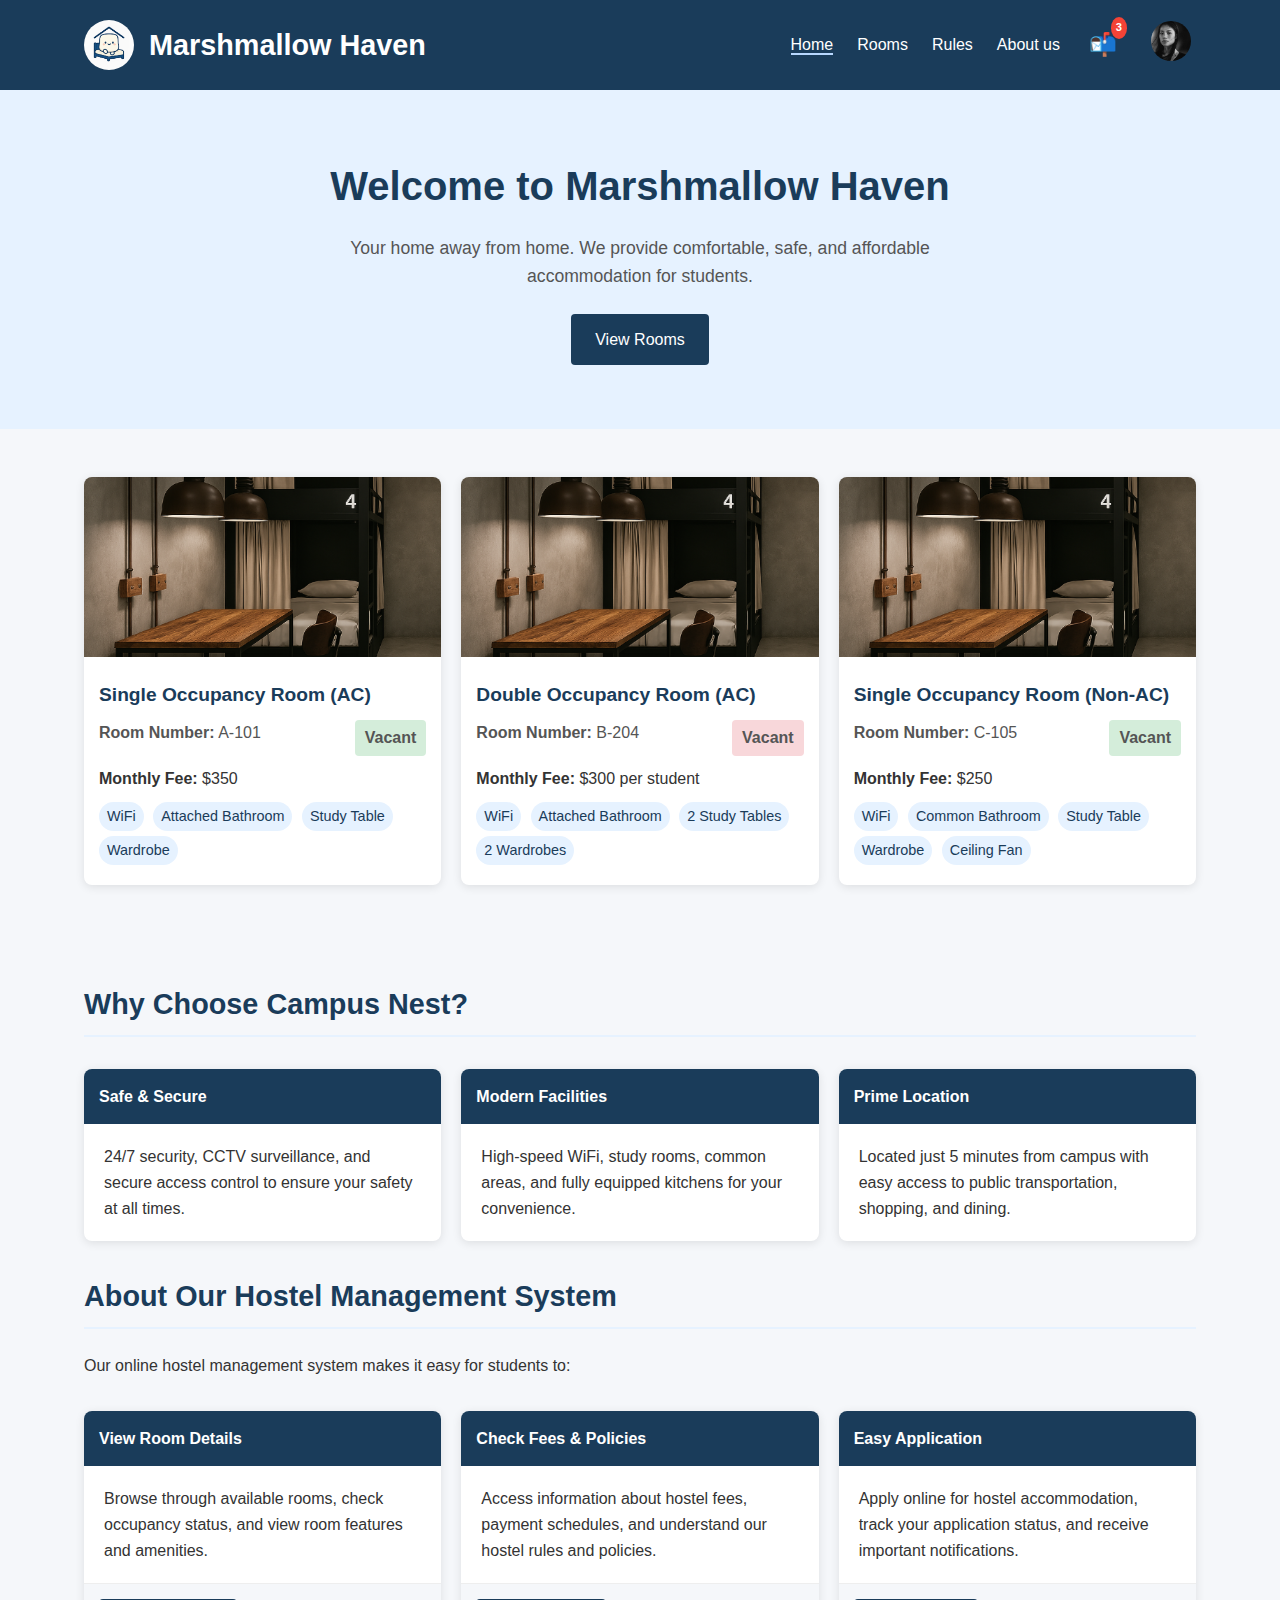
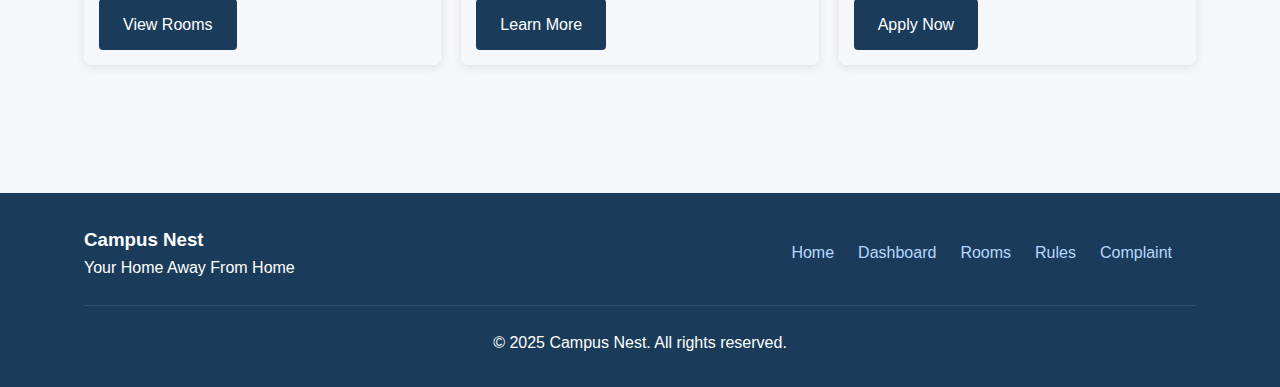
<file: index.html>
<!DOCTYPE html>
<html lang="en">
<head>
  <meta charset="UTF-8">
  <meta name="viewport" content="width=device-width, initial-scale=1.0">
  <title>Marshmallow Haven</title>
  <link rel="stylesheet" href="styles.css">
  <link rel="icon" type="image/png" href="img/b_logo.png" />
</head>
<body>
  <!-- Header -->
  <header>
    <div class="container header-content">

      <div class="logo-container">
        <a href="index.html" class="logo"> <img src="img/logo.png" alt=""></a>
        <a href="index.html" class="logo-text">Marshmallow Haven</a>
      </div>
    
      <nav>
        <ul>
          <li><a href="index.html" class="active">Home</a></li>
          <li><a href="rooms.html">Rooms</a></li>
          <li><a href="hostel-rules.html">Rules</a></li>
          <li><a href="#">About us</a></li>
          <li class="notification-icon">
            <div class="notification-container">
              <span class="notification-count">3</span>
              <span class="icon">📬</span>
              <div class="notification-dropdown">
                <div class="notification-item">
                  <h4>Room Inspection</h4>
                  <p>Room inspection scheduled for tomorrow at 10 AM.</p>
                  <small>1 hour ago</small>
                </div>
                <div class="notification-item">
                  <h4>Fees Reminder</h4>
                  <p>Your next payment is due in 5 days.</p>
                  <small>Yesterday</small>
                </div>
                <div class="notification-item">
                  <h4>New Amenity</h4>
                  <p>New gym equipment has been installed.</p>
                  <small>2 days ago</small>
                </div>
              </div>
            </div>
          </li>
          <li class="profile-icon">
            <div class="profile-container">
              <img src="img/profile.jpg" alt="Profile" class="mini-profile-pic">
              <div class="profile-dropdown">
                <div class="profile-header">
                  <img src="img/profile.jpg" alt="Profile" class="mini-profile-pic">
                  <div>
                    <h4>Hema Gurung</h4>
                  
                  </div>
                </div>
                <ul class="profile-menu">
                  <li><a href="student-dashboard.html">My Profile</a></li>
                  <li><a href="complaint.html">Complaint</a></li>
                  <li><a href="index.html">Logout</a></li>
                </ul>
              </div>
            </div>
          </li>
        </ul>
      </nav>
    </div>
  </header>

  <!-- Hero Section -->
  <section class="hero">
    <div class="container">
      <h1>Welcome to Marshmallow Haven</h1>
      <p>Your home away from home. We provide comfortable, safe, and affordable accommodation for students.</p>
      <a href="rooms.html" class="btn">View Rooms </a>
    </div>
  </section>

  <section class="main-content">
    <div class="container">
  
      
      <div class="room-list">
        <div class="room-card">
          <img src="img/Screenshot 2025-04-03 185359.png"alt="Single Room" class="room-image">
          <div class="room-details">
            <h3 class="room-type">Single Occupancy Room (AC)</h3>
            <div class="room-specs">
              <span><strong>Room Number:</strong> A-101</span>
              <span class="vacancy vacant">Vacant</span>
            </div>
            <p><strong>Monthly Fee:</strong> $350</p>
            <div class="room-facilities">
              <span class="facility">WiFi</span>
              <span class="facility">Attached Bathroom</span>
              <span class="facility">Study Table</span>
              <span class="facility">Wardrobe</span>
            </div>
          </div>
        </div>
        
        <div class="room-card">
          <img src="img/Screenshot 2025-04-03 185359.png" alt="Double Room" class="room-image">
          <div class="room-details">
            <h3 class="room-type">Double Occupancy Room (AC)</h3>
            <div class="room-specs">
              <span><strong>Room Number:</strong> B-204</span>
              <span class="vacancy full">Vacant</span>
            </div>
            <p><strong>Monthly Fee:</strong> $300 per student</p>
            <div class="room-facilities">
              <span class="facility">WiFi</span>
              <span class="facility">Attached Bathroom</span>
              <span class="facility">2 Study Tables</span>
              <span class="facility">2 Wardrobes</span>
            </div>
          </div>
        </div>
        
        <div class="room-card">
          <img src="img/Screenshot 2025-04-03 185359.png" alt="Single Non-AC Room" class="room-image">
          <div class="room-details">
            <h3 class="room-type">Single Occupancy Room (Non-AC)</h3>
            <div class="room-specs">
              <span><strong>Room Number:</strong> C-105</span>
              <span class="vacancy vacant">Vacant</span>
            </div>
            <p><strong>Monthly Fee:</strong> $250</p>
            <div class="room-facilities">
              <span class="facility">WiFi</span>
              <span class="facility">Common Bathroom</span>
              <span class="facility">Study Table</span>
              <span class="facility">Wardrobe</span>
              <span class="facility">Ceiling Fan</span>
            </div>
          </div>
        </div>
        
        
          </div>
          
        </div>
      </div>
    </div>
  </section>
  

  <!-- Main Content -->
  <section class="main-content">


    <div class="container">

      
      <h2 class="section-title">Why Choose Campus Nest?</h2>
      
      <div class="card-container">
        <div class="card">
          <div class="card-header">Safe & Secure</div>
          <div class="card-body">
            <p>24/7 security, CCTV surveillance, and secure access control to ensure your safety at all times.</p>
          </div>
        </div>
        
        <div class="card">
          <div class="card-header">Modern Facilities</div>
          <div class="card-body">
            <p>High-speed WiFi, study rooms, common areas, and fully equipped kitchens for your convenience.</p>
          </div>
        </div>
        
        <div class="card">
          <div class="card-header">Prime Location</div>
          <div class="card-body">
            <p>Located just 5 minutes from campus with easy access to public transportation, shopping, and dining.</p>
          </div>
        </div>
      </div>
      
      <h2 class="section-title">About Our Hostel Management System</h2>
      <p>Our online hostel management system makes it easy for students to:</p>
      
      <div class="card-container">
        <div class="card">
          <div class="card-header">View Room Details</div>
          <div class="card-body">
            <p>Browse through available rooms, check occupancy status, and view room features and amenities.</p>
          </div>
          <div class="card-footer">
            <a href="rooms.html" class="btn">View Rooms</a>
          </div>
        </div>
        
        <div class="card">
          <div class="card-header">Check Fees & Policies</div>
          <div class="card-body">
            <p>Access information about hostel fees, payment schedules, and understand our hostel rules and policies.</p>
          </div>
          <div class="card-footer">
            <a href="hostel-rules.html" class="btn">Learn More</a>
          </div>
        </div>
        
        <div class="card">
          <div class="card-header">Easy Application</div>
          <div class="card-body">
            <p>Apply online for hostel accommodation, track your application status, and receive important notifications.</p>
          </div>
          <div class="card-footer">
            <a href="application.html" class="btn">Apply Now</a>
          </div>
        </div>
      </div>
    </div>
  </section>
  
  <!-- Footer -->
  <footer>
    <div class="container">
      <div class="footer-content">
        <div class="footer-logo">
          <h3>Campus Nest</h3>
          <p>Your Home Away From Home</p>
        </div>
        <div class="footer-links">
          <ul>
            <li><a href="index.html">Home</a></li>
            <li><a href="student-dashboard.html">Dashboard</a></li>
            <li><a href="rooms.html">Rooms</a></li>
            <li><a href="hostel-rules.html">Rules</a></li>
            <li><a href="complaint.html">Complaint</a></li>
          </ul>
        </div>
      </div>
      <div class="copyright">
        <p>&copy; 2025 Campus Nest. All rights reserved.</p>
      </div>
    </div>
  </footer>
</body>
</html>
</file>
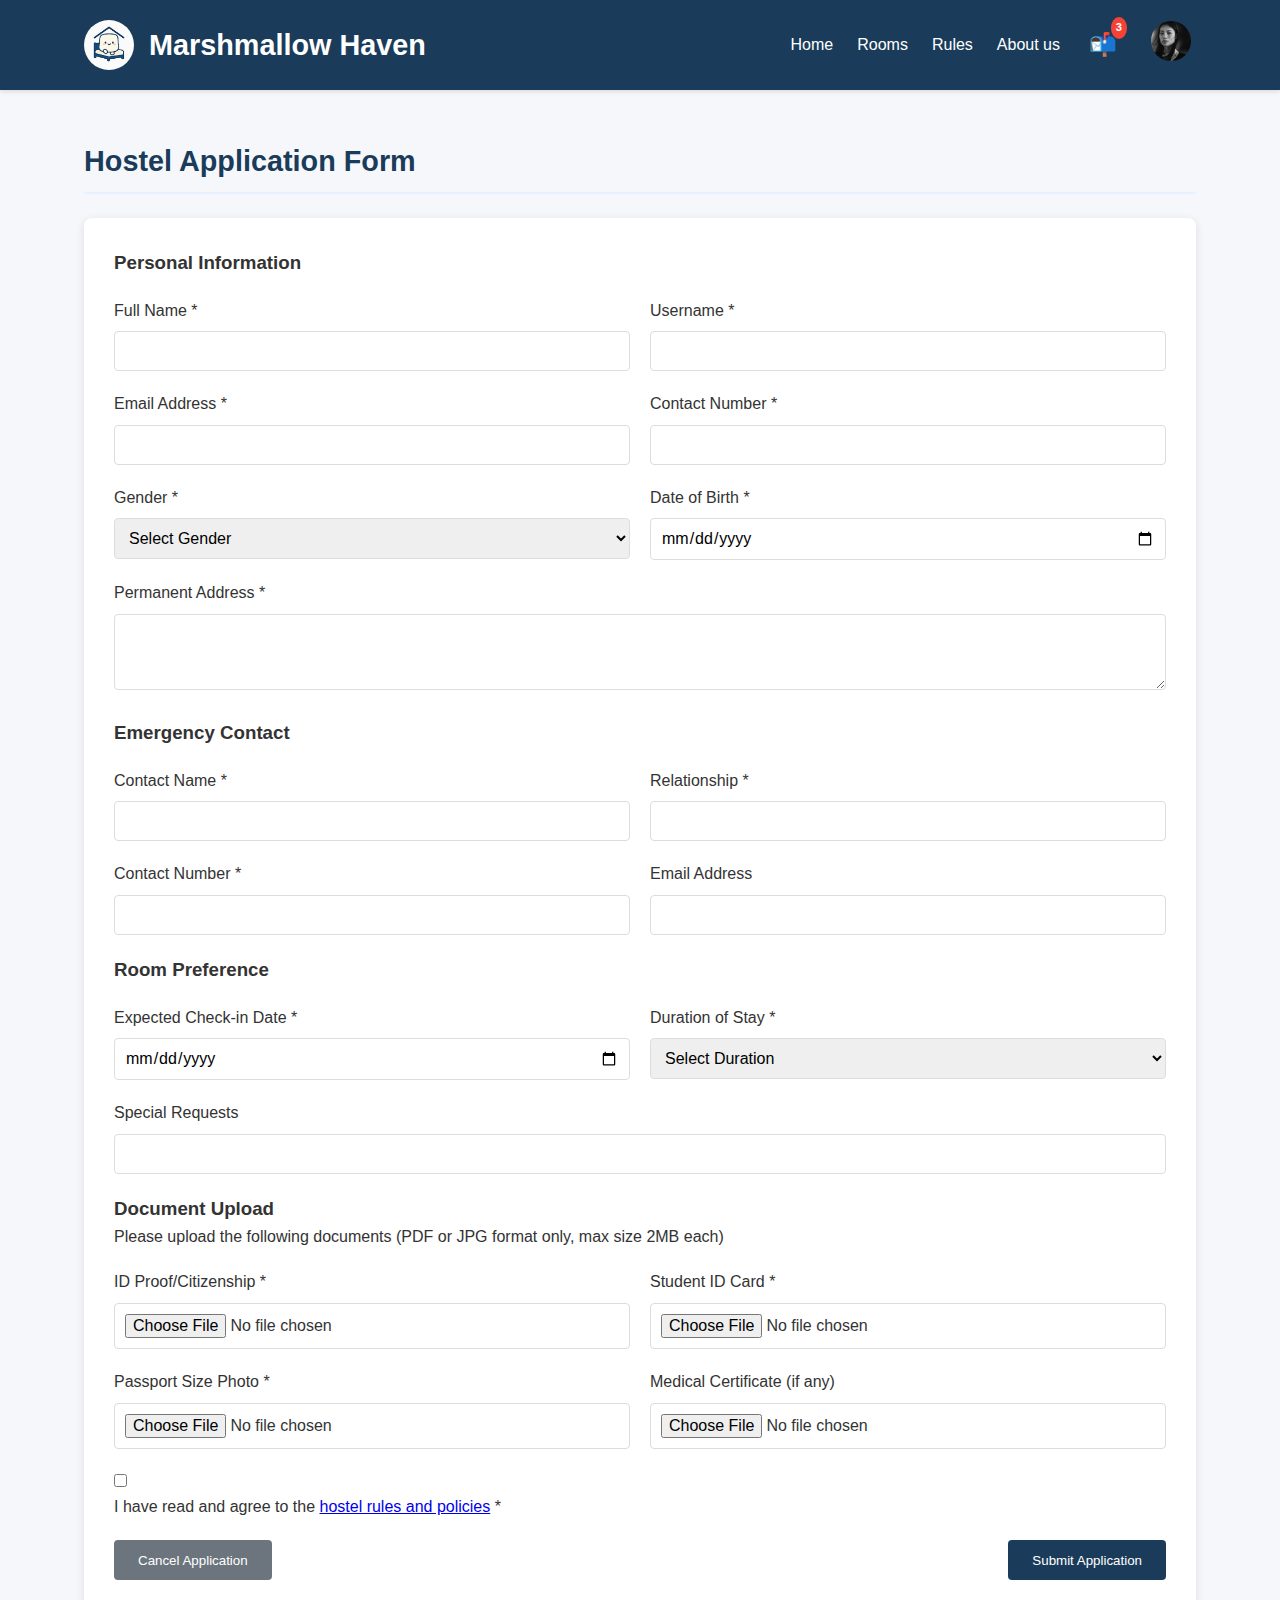
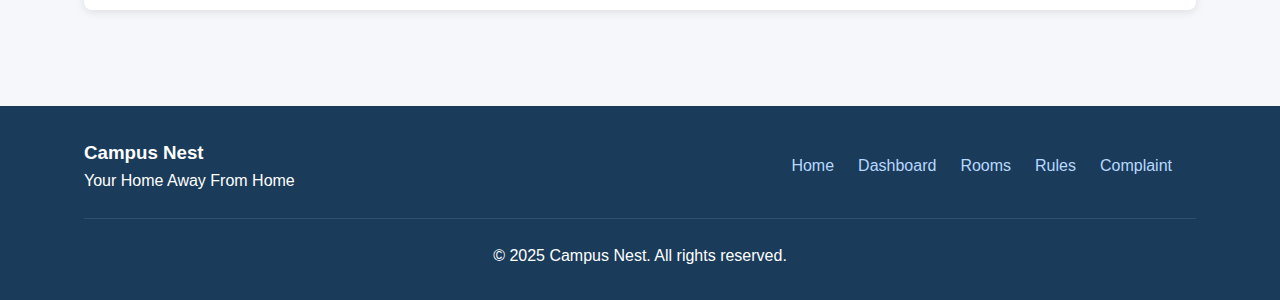
<file: application.html>
<!DOCTYPE html>
<html lang="en">
<head>
  <meta charset="UTF-8">
  <meta name="viewport" content="width=device-width, initial-scale=1.0">
  <title>Hostel Application - Marshmallow Haven</title>
  <link rel="stylesheet" href="styles.css">
</head>
<body>
  <!-- Header -->
  <header>
    <div class="container header-content">
      <div class="logo-container">
        <a href="index.html" class="logo"> <img src="img/logo.png" alt=""></a>
        <a href="index.html" class="logo-text">Marshmallow Haven</a>
      </div>
    
      <nav>
        <ul>
          <li><a href="index.html">Home</a></li>
          <li><a href="rooms.html" >Rooms</a></li>
          <li><a href="hostel-rules.html">Rules</a></li>
          <li><a href="#">About us</a></li>
          <li class="notification-icon">
            <div class="notification-container">
              <span class="notification-count">3</span>
              <span class="icon">📬</span>
              <div class="notification-dropdown">
                <div class="notification-item">
                  <h4>Room Inspection</h4>
                  <p>Room inspection scheduled for tomorrow at 10 AM.</p>
                  <small>1 hour ago</small>
                </div>
                <div class="notification-item">
                  <h4>Fees Reminder</h4>
                  <p>Your next payment is due in 5 days.</p>
                  <small>Yesterday</small>
                </div>
                <div class="notification-item">
                  <h4>New Amenity</h4>
                  <p>New gym equipment has been installed.</p>
                  <small>2 days ago</small>
                </div>
              </div>
            </div>
          </li>
          <li class="profile-icon">
            <div class="profile-container">
              <img src="img/profile.jpg" alt="Profile" class="mini-profile-pic">
              <div class="profile-dropdown">
                <div class="profile-header">
                  <img src="img/profile.jpg" alt="Profile" class="mini-profile-pic">
                  <div>
                    <h4>Hema Gurung</h4>
                  </div>
                </div>
                <ul class="profile-menu">
                  <li><a href="student-dashboard.html">My Profile</a></li>
                  <li><a href="complaint.html">Complaint</a></li>
                  <li><a href="index.html">Logout</a></li>
                </ul>
              </div>
            </div>
          </li>
      
        </ul>
        </nav>
        </div>
   </header>

  <!-- Main Content -->
  <section class="main-content">
    <div class="container">
      <h1 class="section-title">Hostel Application Form</h1>
      
      <div class="form-container">
        <form id="hostel-application">
          <div class="form-group">
            <h3>Personal Information</h3>
          </div>
          
          <div class="form-row">
            <div class="form-group">
              <label for="fullname">Full Name *</label>
              <input type="text" id="fullname" class="form-control" required>
            </div>
            
            <div class="form-group">
              <label for="studentid">Username *</label>
              <input type="text" id="studentid" class="form-control" required>
            </div>
          </div>
          
          <div class="form-row">
            <div class="form-group">
              <label for="email">Email Address *</label>
              <input type="email" id="email" class="form-control" required>
            </div>
            
            <div class="form-group">
              <label for="phone">Contact Number *</label>
              <input type="tel" id="phone" class="form-control" required>
            </div>
          </div>
          
          <div class="form-row">
            <div class="form-group">
              <label for="gender">Gender *</label>
              <select id="gender" class="form-control" required>
                <option value="">Select Gender</option>
                <option value="male">Male</option>
                <option value="female">Female</option>
                <option value="other">Other</option>
              </select>
            </div>
            
            <div class="form-group">
              <label for="dob">Date of Birth *</label>
              <input type="date" id="dob" class="form-control" required>
            </div>
          </div>
          
          <div class="form-group">
            <label for="address">Permanent Address *</label>
            <textarea id="address" class="form-control" rows="3" required></textarea>
          </div>
          
          <div class="form-group">
            <h3>Emergency Contact</h3>
          </div>
          
          <div class="form-row">
            <div class="form-group">
              <label for="emergency-name">Contact Name *</label>
              <input type="text" id="emergency-name" class="form-control" required>
            </div>
            
            <div class="form-group">
              <label for="relationship">Relationship *</label>
              <input type="text" id="relationship" class="form-control" required>
            </div>
          </div>
          
          <div class="form-row">
            <div class="form-group">
              <label for="emergency-phone">Contact Number *</label>
              <input type="tel" id="emergency-phone" class="form-control" required>
            </div>
            
            <div class="form-group">
              <label for="emergency-email">Email Address</label>
              <input type="email" id="emergency-email" class="form-control">
            </div>
          </div>
          
          <div class="form-group">
            <h3>Room Preference</h3>
          </div>
          
          <div class="form-row">
            
            <div class="form-group">
              <label for="check-in">Expected Check-in Date *</label>
              <input type="date" id="check-in" class="form-control" required>
            </div>

            <div class="form-group">
              <label for="duration">Duration of Stay *</label>
              <select id="duration" class="form-control" required>
                <option value="">Select Duration</option>
                <option value="1-month">1 Month</option>
                <option value="3-months">3 Months</option>
                <option value="6-months">6 Months</option>
                <option value="1-year">1 Year</option>
              </select>
            </div>
          </div>
          
          <div class="form-row">
            
            
            <div class="form-group">
              <label for="special-requests">Special Requests</label>
              <input type="text" id="special-requests" class="form-control">
            </div>
          </div>
          
          <div class="form-group">
            <h3>Document Upload</h3>
            <p>Please upload the following documents (PDF or JPG format only, max size 2MB each)</p>
          </div>
          
          <div class="form-row">
            <div class="form-group">
              <label for="id-proof">ID Proof/Citizenship *</label>
              <input type="file" id="id-proof" class="form-control" accept=".pdf,.jpg,.jpeg,.png" required>
            </div>
            
            <div class="form-group">
              <label for="student-id-card">Student ID Card *</label>
              <input type="file" id="student-id-card" class="form-control" accept=".pdf,.jpg,.jpeg,.png" required>
            </div>
          </div>
          
          <div class="form-row">
            <div class="form-group">
              <label for="photo">Passport Size Photo *</label>
              <input type="file" id="photo" class="form-control" accept=".jpg,.jpeg,.png" required>
            </div>
            
            <div class="form-group">
              <label for="medical-certificate">Medical Certificate (if any)</label>
              <input type="file" id="medical-certificate" class="form-control" accept=".pdf,.jpg,.jpeg,.png">
            </div>
          </div>
          
          <div class="form-group">
            <input type="checkbox" id="terms" required>
            <label for="terms">I have read and agree to the <a href="hostel-rules.html">hostel rules and policies</a> *</label>
          </div>
          
          <div class="form-actions">
            <button type="button" class="btn" style="background-color: #6c757d;">Cancel Application</button>
            <button type="submit" class="btn">Submit Application</button>
          </div>
        </form>
      </div>
    </div>
  </section>
  
  <!-- Footer -->
  <footer>
    <div class="container">
      <div class="footer-content">
        <div class="footer-logo">
          <h3>Campus Nest</h3>
          <p>Your Home Away From Home</p>
        </div>
        <div class="footer-links">
          <ul>
            <li><a href="index.html">Home</a></li>
            <li><a href="student-dashboard.html">Dashboard</a></li>
            <li><a href="rooms.html">Rooms</a></li>
            <li><a href="hostel-rules.html">Rules</a></li>
            <li><a href="complaint.html">Complaint</a></li>
          </ul>
        </div>
      </div>
      <div class="copyright">
        <p>&copy; 2025 Campus Nest. All rights reserved.</p>
      </div>
    </div>
  </footer>
</body>
</html>
</file>
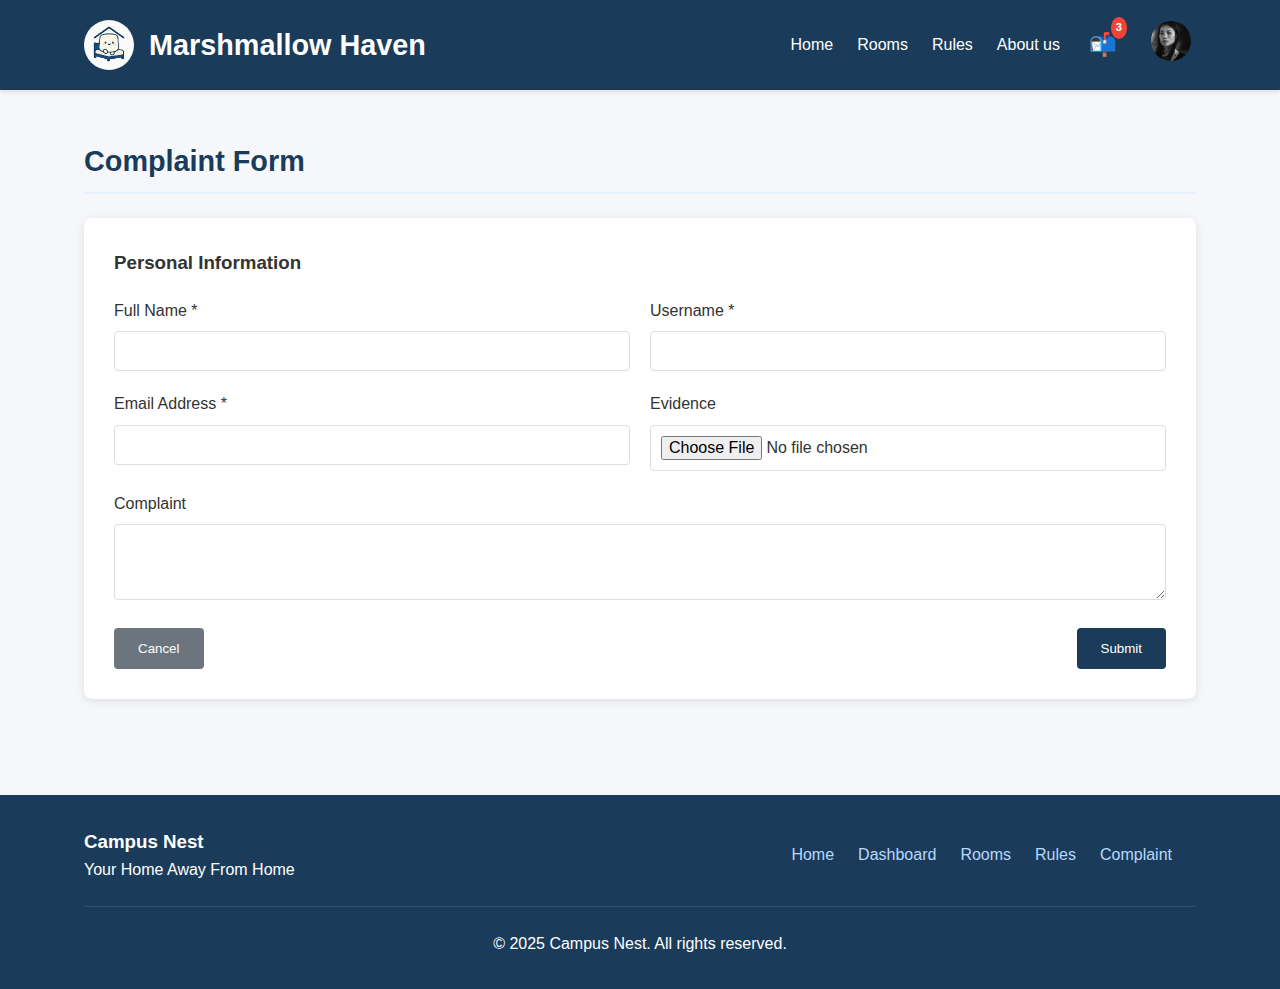
<file: complaint.html>
<!DOCTYPE html>
<html lang="en">
<head>
  <meta charset="UTF-8">
  <meta name="viewport" content="width=device-width, initial-scale=1.0">
  <title>Hostel Application - Marshmallow Haven</title>
  <link rel="stylesheet" href="styles.css">
</head>
<body>
  <!-- Header -->
  <header>
    <div class="container header-content">
      <div class="logo-container">
        <a href="index.html" class="logo"> <img src="img/logo.png" alt=""></a>
        <a href="index.html" class="logo-text">Marshmallow Haven</a>
      </div>
    
      <nav>
        <ul>
          <li><a href="index.html">Home</a></li>
          <li><a href="rooms.html">Rooms</a></li>
          <li><a href="hostel-rules.html">Rules</a></li>
          <li><a href="#">About us</a></li>
          <li class="notification-icon">
            <div class="notification-container">
              <span class="notification-count">3</span>
              <span class="icon">📬</span>
              <div class="notification-dropdown">
                <div class="notification-item">
                  <h4>Room Inspection</h4>
                  <p>Room inspection scheduled for tomorrow at 10 AM.</p>
                  <small>1 hour ago</small>
                </div>
                <div class="notification-item">
                  <h4>Fees Reminder</h4>
                  <p>Your next payment is due in 5 days.</p>
                  <small>Yesterday</small>
                </div>
                <div class="notification-item">
                  <h4>New Amenity</h4>
                  <p>New gym equipment has been installed.</p>
                  <small>2 days ago</small>
                </div>
              </div>
            </div>
          </li>
          <li class="profile-icon">
            <div class="profile-container">
              <img src="img/profile.jpg" alt="Profile" class="mini-profile-pic">
              <div class="profile-dropdown">
                <div class="profile-header">
                  <img src="img/profile.jpg" alt="Profile" class="mini-profile-pic">
                  <div>
                    <h4>Hema Gurung</h4>
                  </div>
                </div>
                <ul class="profile-menu">
                  <li><a href="student-dashboard.html">My Profile</a></li>
                  <li><a href="complaint.html">Complaint</a></li>
                  <li><a href="index.html">Logout</a></li>
                </ul>
              </div>
            </div>
          </li>
      
        </ul>
        </nav>
        </div>
   </header>

  <!-- Main Content -->
  <section class="main-content">
    <div class="container">
      <h1 class="section-title">Complaint Form</h1>
      
      <div class="form-container">
        <form id="hostel-application">
          <div class="form-group">
            <h3>Personal Information</h3>
          </div>
          
          <div class="form-row">
            <div class="form-group">
              <label for="fullname">Full Name *</label>
              <input type="text" id="fullname" class="form-control" required>
            </div>
            
            <div class="form-group">
              <label for="studentid">Username *</label>
              <input type="text" id="studentid" class="form-control" required>
            </div>
          </div>
          
          <div class="form-row">
            <div class="form-group">
              <label for="email">Email Address *</label>
              <input type="email" id="email" class="form-control" required>
            </div>
            
            <div class="form-group">
                <label for="id-proof">Evidence</label>
                <input type="file" id="id-proof" class="form-control" accept=".pdf,.jpg,.jpeg,.png" required>
            </div>
          </div>
          
      
          
          <div class="form-group">
            <label for="address">Complaint</label>
            <textarea id="address" class="form-control" rows="3" required></textarea>
          </div>
          

          
          <div class="form-actions">
            <button type="button" class="btn" style="background-color: #6c757d;">Cancel</button>
            <button type="submit" class="btn">Submit</button>
          </div>
        </form>
      </div>
    </div>
  </section>
  
  <!-- Footer -->
  <footer>
    <div class="container">
      <div class="footer-content">
        <div class="footer-logo">
          <h3>Campus Nest</h3>
          <p>Your Home Away From Home</p>
        </div>
        <div class="footer-links">
          <ul>
            <li><a href="index.html">Home</a></li>
            <li><a href="student-dashboard.html">Dashboard</a></li>
            <li><a href="rooms.html">Rooms</a></li>
            <li><a href="hostel-rules.html">Rules</a></li>
            <li><a href="complaint.html">Complaint</a></li>
          </ul>
        </div>
      </div>
      <div class="copyright">
        <p>&copy; 2025 Campus Nest. All rights reserved.</p>
      </div>
    </div>
  </footer>
</body>
</html>
</file>
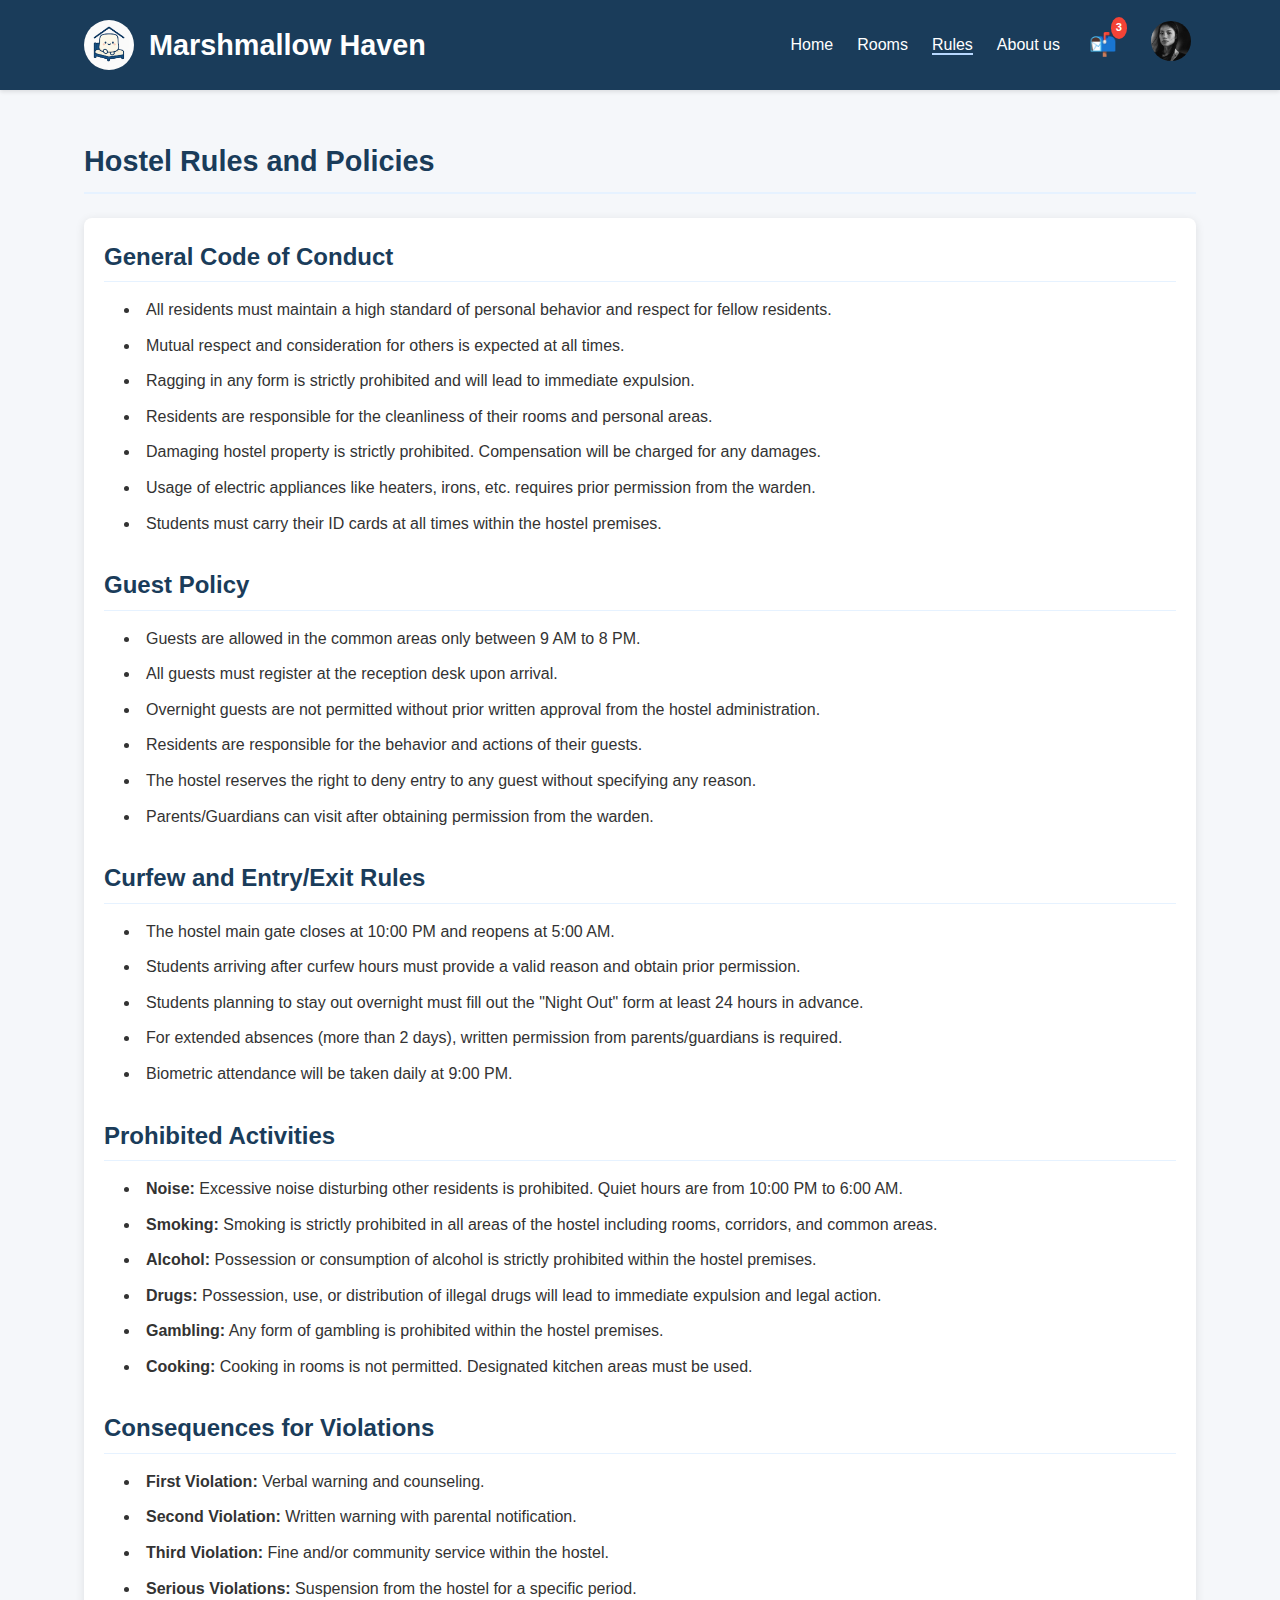
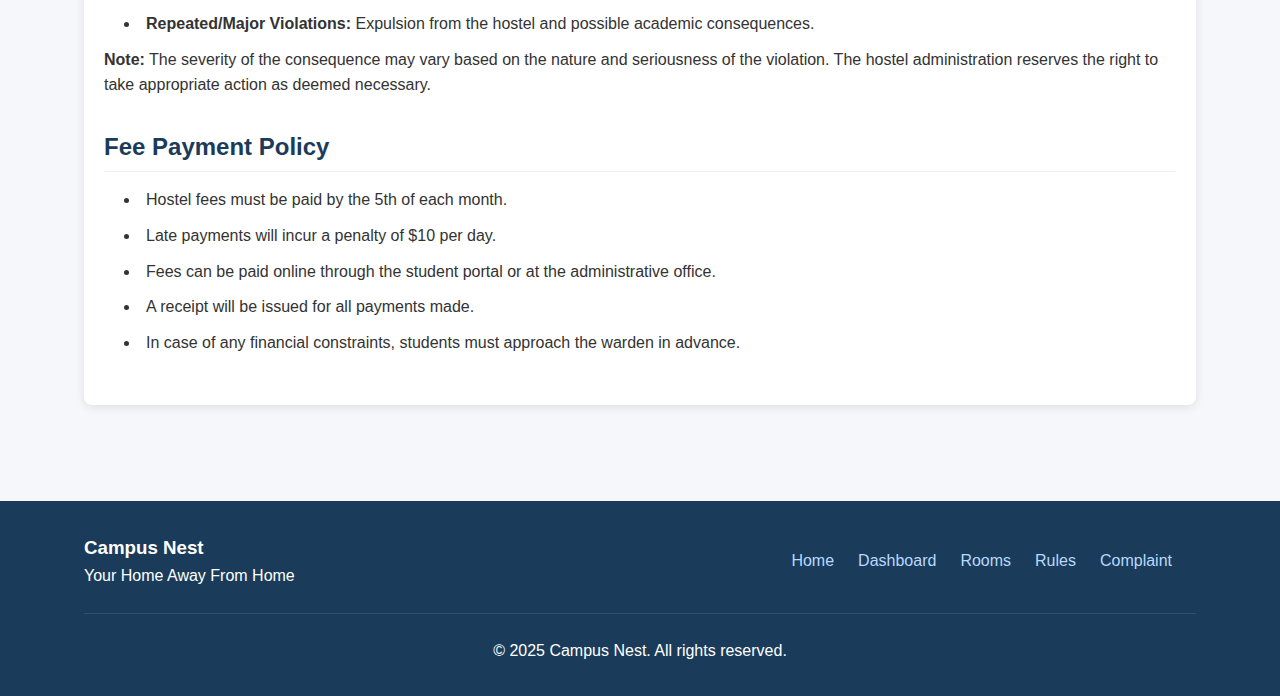
<file: hostel-rules.html>
<!DOCTYPE html>
<html lang="en">
<head>
  <meta charset="UTF-8">
  <meta name="viewport" content="width=device-width, initial-scale=1.0">
  <title>Hostel Rules - Marshmallow Haven</title>
  <link rel="stylesheet" href="styles.css">
</head>
<body>
  <!-- Header -->
  <header>
    <div class="container header-content">
      <div class="logo-container">
        <a href="index.html" class="logo"> <img src="img/logo.png" alt=""></a>
        <a href="index.html" class="logo-text">Marshmallow Haven</a>
      </div>
    
      <nav>
        <ul>
          <li><a href="index.html">Home</a></li>
          <li><a href="rooms.html">Rooms</a></li>
          <li><a href="hostel-rules.html" class="active">Rules</a></li>
          <li><a href="#">About us</a></li>
          <li class="notification-icon">
            <div class="notification-container">
              <span class="notification-count">3</span>
              <span class="icon">📬</span>
              <div class="notification-dropdown">
                <div class="notification-item">
                  <h4>Room Inspection</h4>
                  <p>Room inspection scheduled for tomorrow at 10 AM.</p>
                  <small>1 hour ago</small>
                </div>
                <div class="notification-item">
                  <h4>Fees Reminder</h4>
                  <p>Your next payment is due in 5 days.</p>
                  <small>Yesterday</small>
                </div>
                <div class="notification-item">
                  <h4>New Amenity</h4>
                  <p>New gym equipment has been installed.</p>
                  <small>2 days ago</small>
                </div>
              </div>
            </div>
          </li>
          <li class="profile-icon">
            <div class="profile-container">
              <img src="img/profile.jpg" alt="Profile" class="mini-profile-pic">
              <div class="profile-dropdown">
                <div class="profile-header">
                  <img src="img/profile.jpg" alt="Profile" class="mini-profile-pic">
                  <div>
                    <h4>Hema Gurung</h4>
                  </div>
                </div>
                <ul class="profile-menu">
                  <li><a href="student-dashboard.html">My Profile</a></li>
                  <li><a href="complaint.html">Complaint</a></li>
                  <li><a href="index.html">Logout</a></li>
                </ul>
              </div>
            </div>
          </li>    
        </ul>
      </nav>
    </div>
  </header>

  <!-- Main Content -->
  <section class="main-content">
    <div class="container">
      <h1 class="section-title">Hostel Rules and Policies</h1>
      
      <div class="rules-container">
        <div class="rule-section">
          <h2 class="rule-heading">General Code of Conduct</h2>
          <ul class="rule-list">
            <li>All residents must maintain a high standard of personal behavior and respect for fellow residents.</li>
            <li>Mutual respect and consideration for others is expected at all times.</li>
            <li>Ragging in any form is strictly prohibited and will lead to immediate expulsion.</li>
            <li>Residents are responsible for the cleanliness of their rooms and personal areas.</li>
            <li>Damaging hostel property is strictly prohibited. Compensation will be charged for any damages.</li>
            <li>Usage of electric appliances like heaters, irons, etc. requires prior permission from the warden.</li>
            <li>Students must carry their ID cards at all times within the hostel premises.</li>
          </ul>
        </div>
        
        <div class="rule-section">
          <h2 class="rule-heading">Guest Policy</h2>
          <ul class="rule-list">
            <li>Guests are allowed in the common areas only between 9 AM to 8 PM.</li>
            <li>All guests must register at the reception desk upon arrival.</li>
            <li>Overnight guests are not permitted without prior written approval from the hostel administration.</li>
            <li>Residents are responsible for the behavior and actions of their guests.</li>
            <li>The hostel reserves the right to deny entry to any guest without specifying any reason.</li>
            <li>Parents/Guardians can visit after obtaining permission from the warden.</li>
          </ul>
        </div>
        
        <div class="rule-section">
          <h2 class="rule-heading">Curfew and Entry/Exit Rules</h2>
          <ul class="rule-list">
            <li>The hostel main gate closes at 10:00 PM and reopens at 5:00 AM.</li>
            <li>Students arriving after curfew hours must provide a valid reason and obtain prior permission.</li>
            <li>Students planning to stay out overnight must fill out the "Night Out" form at least 24 hours in advance.</li>
            <li>For extended absences (more than 2 days), written permission from parents/guardians is required.</li>
            <li>Biometric attendance will be taken daily at 9:00 PM.</li>
          </ul>
        </div>
        
        <div class="rule-section">
          <h2 class="rule-heading">Prohibited Activities</h2>
          <ul class="rule-list">
            <li><strong>Noise:</strong> Excessive noise disturbing other residents is prohibited. Quiet hours are from 10:00 PM to 6:00 AM.</li>
            <li><strong>Smoking:</strong> Smoking is strictly prohibited in all areas of the hostel including rooms, corridors, and common areas.</li>
            <li><strong>Alcohol:</strong> Possession or consumption of alcohol is strictly prohibited within the hostel premises.</li>
            <li><strong>Drugs:</strong> Possession, use, or distribution of illegal drugs will lead to immediate expulsion and legal action.</li>
            <li><strong>Gambling:</strong> Any form of gambling is prohibited within the hostel premises.</li>
            <li><strong>Cooking:</strong> Cooking in rooms is not permitted. Designated kitchen areas must be used.</li>
          </ul>
        </div>
        
        <div class="rule-section">
          <h2 class="rule-heading">Consequences for Violations</h2>
          <ul class="rule-list">
            <li><strong>First Violation:</strong> Verbal warning and counseling.</li>
            <li><strong>Second Violation:</strong> Written warning with parental notification.</li>
            <li><strong>Third Violation:</strong> Fine and/or community service within the hostel.</li>
            <li><strong>Serious Violations:</strong> Suspension from the hostel for a specific period.</li>
            <li><strong>Repeated/Major Violations:</strong> Expulsion from the hostel and possible academic consequences.</li>
          </ul>
          <p><strong>Note:</strong> The severity of the consequence may vary based on the nature and seriousness of the violation. The hostel administration reserves the right to take appropriate action as deemed necessary.</p>
        </div>
        
        <div class="rule-section">
          <h2 class="rule-heading">Fee Payment Policy</h2>
          <ul class="rule-list">
            <li>Hostel fees must be paid by the 5th of each month.</li>
            <li>Late payments will incur a penalty of $10 per day.</li>
            <li>Fees can be paid online through the student portal or at the administrative office.</li>
            <li>A receipt will be issued for all payments made.</li>
            <li>In case of any financial constraints, students must approach the warden in advance.</li>
          </ul>
        </div>
      </div>
    </div>
  </section>
  
  <!-- Footer -->
  <footer>
    <div class="container">
      <div class="footer-content">
        <div class="footer-logo">
          <h3>Campus Nest</h3>
          <p>Your Home Away From Home</p>
        </div>
        <div class="footer-links">
          <ul>
            <li><a href="index.html">Home</a></li>
            <li><a href="student-dashboard.html">Dashboard</a></li>
            <li><a href="rooms.html">Rooms</a></li>
            <li><a href="hostel-rules.html">Rules</a></li>
            <li><a href="complaint.html">Complaint</a></li>
          </ul>
        </div>
      </div>
      <div class="copyright">
        <p>&copy; 2025 Campus Nest. All rights reserved.</p>
      </div>
    </div>
  </footer>
</body>
</html>
</file>
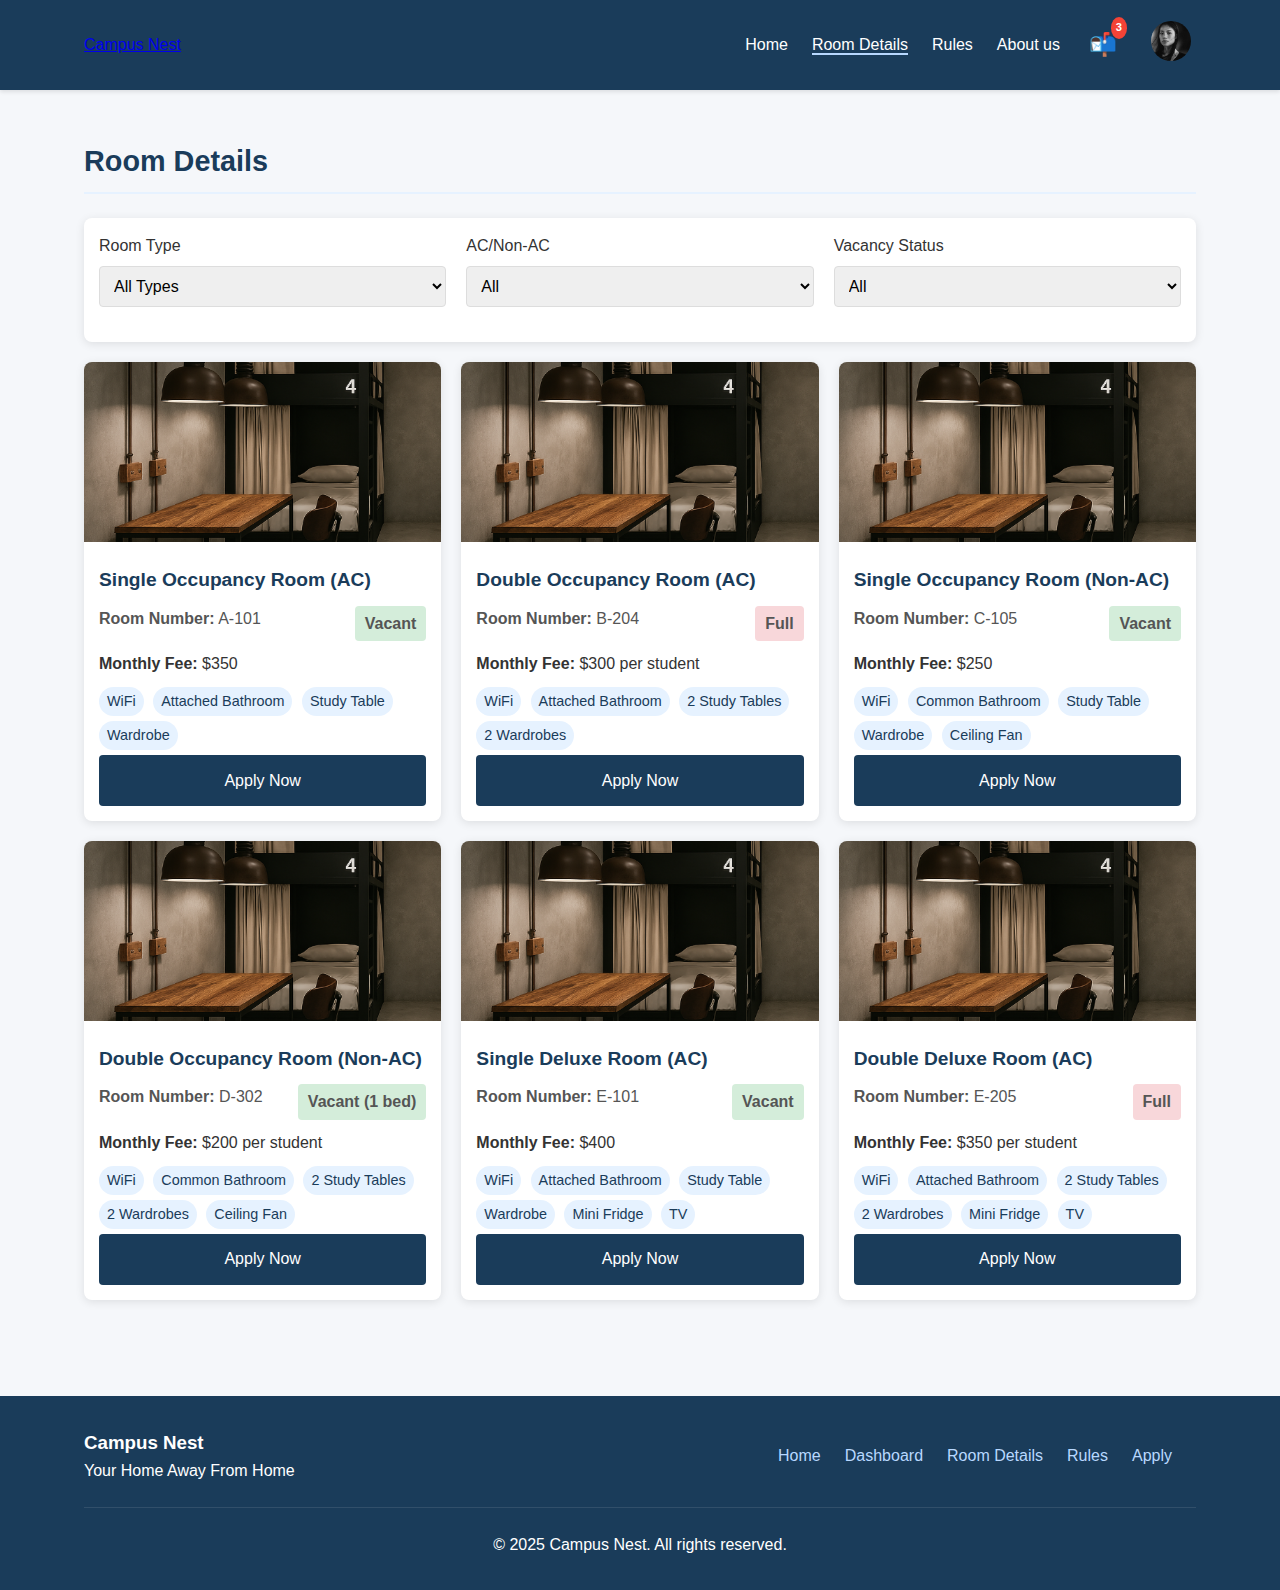
<file: room-details.html>
<!DOCTYPE html>
<html lang="en">
<head>
  <meta charset="UTF-8">
  <meta name="viewport" content="width=device-width, initial-scale=1.0">
  <title>Room Details - Campus Nest</title>
  <link rel="stylesheet" href="styles.css">
</head>
<body>
  <!-- Header -->
  <header>
    <div class="container header-content">
      <a href="index.html" class="logo">Campus Nest</a>
      <nav>
        <ul>
          <li><a href="index.html">Home</a></li>
          <li><a href="room-details.html" class="active">Room Details</a></li>
          <li><a href="hostel-rules.html">Rules</a></li>
          <li><a href="#">About us</a></li>
          <li class="notification-icon">
            <div class="notification-container">
              <span class="notification-count">3</span>
              <span class="icon">📬</span>
              <div class="notification-dropdown">
                <div class="notification-item">
                  <h4>Room Inspection</h4>
                  <p>Room inspection scheduled for tomorrow at 10 AM.</p>
                  <small>1 hour ago</small>
                </div>
                <div class="notification-item">
                  <h4>Fees Reminder</h4>
                  <p>Your next payment is due in 5 days.</p>
                  <small>Yesterday</small>
                </div>
                <div class="notification-item">
                  <h4>New Amenity</h4>
                  <p>New gym equipment has been installed.</p>
                  <small>2 days ago</small>
                </div>
              </div>
            </div>
          </li>
          <li class="profile-icon">
            <div class="profile-container">
              <img src="img/profile.jpg" alt="Profile" class="mini-profile-pic">
              <div class="profile-dropdown">
                <div class="profile-header">
                  <img src="img/profile.jpg" alt="Profile" class="mini-profile-pic">
                  <div>
                    <h4>Hema Gurung</h4>
                    <p>ST123456</p>
                  </div>
                </div>
                <ul class="profile-menu">
                  <li><a href="student-dashboard.html">My Profile</a></li>
                  <li><a href="#">Settings</a></li>
                  <li><a href="#">Help</a></li>
                  <li><a href="index.html">Logout</a></li>
                </ul>
              </div>
            </div>
          </li>
        </ul>
      </nav>
    </div>
  </header>

  <!-- Main Content -->
  <section class="main-content">
    <div class="container">
      <h1 class="section-title">Room Details</h1>
      
      <div class="room-filters">
        <div class="form-row">
          <div class="form-group">
            <label for="room-type">Room Type</label>
            <select id="room-type" class="form-control">
              <option value="all">All Types</option>
              <option value="single">Single Occupancy</option>
              <option value="double">Double Occupancy</option>
            </select>

          </div>
          
          <div class="form-group">
            <label for="ac-type">AC/Non-AC</label>
            <select id="ac-type" class="form-control">
              <option value="all">All</option>
              <option value="ac">AC</option>
              <option value="non-ac">Non-AC</option>
            </select>
          </div>
          
          <div class="form-group">
            <label for="vacancy">Vacancy Status</label>
            <select id="vacancy" class="form-control">
              <option value="all">All</option>
              <option value="vacant">Vacant</option>
              <option value="full">Occupied</option>
            </select>
          </div>
        </div>
      </div>
      
      <div class="room-list">
        <div class="room-card">
          <img src="img/Screenshot 2025-04-03 185359.png"alt="Single Room" class="room-image">
          <div class="room-details">
            <h3 class="room-type">Single Occupancy Room (AC)</h3>
            <div class="room-specs">
              <span><strong>Room Number:</strong> A-101</span>
              <span class="vacancy vacant">Vacant</span>
            </div>
            <p><strong>Monthly Fee:</strong> $350</p>
            <div class="room-facilities">
              <span class="facility">WiFi</span>
              <span class="facility">Attached Bathroom</span>
              <span class="facility">Study Table</span>
              <span class="facility">Wardrobe</span>
            </div>
            <a style="position: relative; display: block; text-align: center; margin: 0 auto;" href="application.html" class="btn">Apply Now</a>
          </div>
        </div>
        
        <div class="room-card">
          <img src="img/Screenshot 2025-04-03 185359.png" alt="Double Room" class="room-image">
          <div class="room-details">
            <h3 class="room-type">Double Occupancy Room (AC)</h3>
            <div class="room-specs">
              <span><strong>Room Number:</strong> B-204</span>
              <span class="vacancy full">Full</span>
            </div>
            <p><strong>Monthly Fee:</strong> $300 per student</p>
            <div class="room-facilities">
              <span class="facility">WiFi</span>
              <span class="facility">Attached Bathroom</span>
              <span class="facility">2 Study Tables</span>
              <span class="facility">2 Wardrobes</span>
            </div>
            <a style="position: relative; display: block; text-align: center; margin: 0 auto;" href="application.html" class="btn">Apply Now</a>
          </div>
        </div>
        
        <div class="room-card">
          <img src="img/Screenshot 2025-04-03 185359.png" alt="Single Non-AC Room" class="room-image">
          <div class="room-details">
            <h3 class="room-type">Single Occupancy Room (Non-AC)</h3>
            <div class="room-specs">
              <span><strong>Room Number:</strong> C-105</span>
              <span class="vacancy vacant">Vacant</span>
            </div>
            <p><strong>Monthly Fee:</strong> $250</p>
            <div class="room-facilities">
              <span class="facility">WiFi</span>
              <span class="facility">Common Bathroom</span>
              <span class="facility">Study Table</span>
              <span class="facility">Wardrobe</span>
              <span class="facility">Ceiling Fan</span>
            </div>
            <a style="position: relative; display: block; text-align: center; margin: 0 auto;" href="application.html" class="btn">Apply Now</a>
          </div>
        </div>
        
        <div class="room-card">
          <img src="img/Screenshot 2025-04-03 185359.png" alt="Double Non-AC Room" class="room-image">
          <div class="room-details">
            <h3 class="room-type">Double Occupancy Room (Non-AC)</h3>
            <div class="room-specs">
              <span><strong>Room Number:</strong> D-302</span>
              <span class="vacancy vacant">Vacant (1 bed)</span>
            </div>
            <p><strong>Monthly Fee:</strong> $200 per student</p>
            <div class="room-facilities">
              <span class="facility">WiFi</span>
              <span class="facility">Common Bathroom</span>
              <span class="facility">2 Study Tables</span>
              <span class="facility">2 Wardrobes</span>
              <span class="facility">Ceiling Fan</span>
            </div>
            <a style="position: relative; display: block; text-align: center; margin: 0 auto;" href="application.html" class="btn">Apply Now</a>
          </div>
        </div>
        
        <div class="room-card">
          <img src="img/Screenshot 2025-04-03 185359.png" alt="Single Deluxe Room" class="room-image">
          <div class="room-details">
            <h3 class="room-type">Single Deluxe Room (AC)</h3>
            <div class="room-specs">
              <span><strong>Room Number:</strong> E-101</span>
              <span class="vacancy vacant">Vacant</span>
            </div>
            <p><strong>Monthly Fee:</strong> $400</p>
            <div class="room-facilities">
              <span class="facility">WiFi</span>
              <span class="facility">Attached Bathroom</span>
              <span class="facility">Study Table</span>
              <span class="facility">Wardrobe</span>
              <span class="facility">Mini Fridge</span>
              <span class="facility">TV</span>
            </div>
            <a style="position: relative; display: block; text-align: center; margin: 0 auto;" href="application.html" class="btn">Apply Now</a>
          </div>
        </div>
        
        <div class="room-card">
          <img src="img/Screenshot 2025-04-03 185359.png" alt="Double Deluxe Room" class="room-image">
          <div class="room-details">
            <h3 class="room-type">Double Deluxe Room (AC)</h3>
            <div class="room-specs">
              <span><strong>Room Number:</strong> E-205</span>
              <span class="vacancy full">Full</span>
            </div>
            <p><strong>Monthly Fee:</strong> $350 per student</p>
            <div class="room-facilities">
              <span class="facility">WiFi</span>
              <span class="facility">Attached Bathroom</span>
              <span class="facility">2 Study Tables</span>
              <span class="facility">2 Wardrobes</span>
              <span class="facility">Mini Fridge</span>
              <span class="facility">TV</span>
            </div>
            <a style="position: relative; display: block; text-align: center; margin: 0 auto;" href="application.html" class="btn">Apply Now</a>

          </div>
          
        </div>
      </div>
    </div>
  </section>
  
  <!-- Footer -->
  <footer>
    <div class="container">
      <div class="footer-content">
        <div class="footer-logo">
          <h3>Campus Nest</h3>
          <p>Your Home Away From Home</p>
        </div>
        <div class="footer-links">
          <ul>
            <li><a href="index.html">Home</a></li>
            <li><a href="student-dashboard.html">Dashboard</a></li>
            <li><a href="room-details.html">Room Details</a></li>
            <li><a href="hostel-rules.html">Rules</a></li>
            <li><a href="application.html">Apply</a></li>
          </ul>
        </div>
      </div>
      <div class="copyright">
        <p>&copy; 2025 Campus Nest. All rights reserved.</p>
      </div>
    </div>
  </footer>
</body>
</html>
</file>
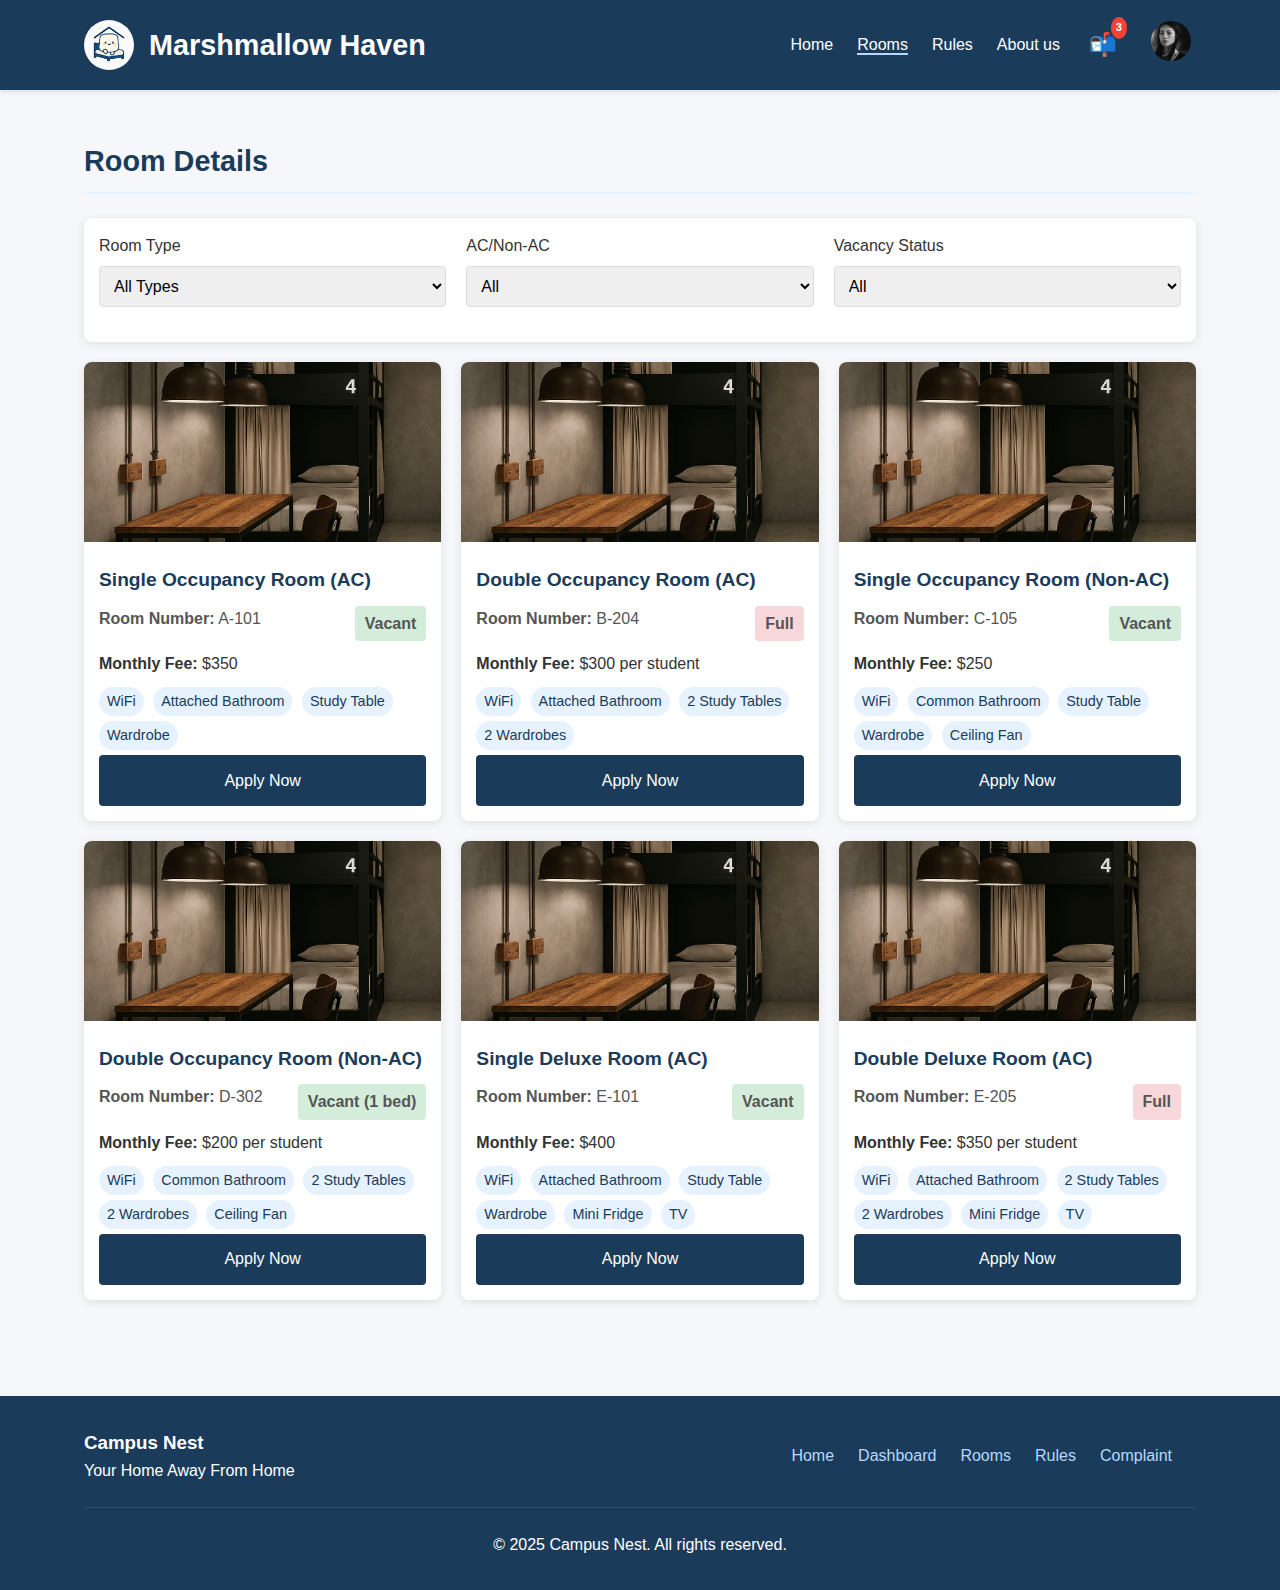
<file: rooms.html>
<!DOCTYPE html>
<html lang="en">
<head>
  <meta charset="UTF-8">
  <meta name="viewport" content="width=device-width, initial-scale=1.0">
  <title>Room Details - Marshmallow Haven</title>
  <link rel="stylesheet" href="styles.css">
</head>
<body>
  <!-- Header -->
  <header>
    <div class="container header-content">
      <div class="logo-container">
        <a href="index.html" class="logo"> <img src="img/logo.png" alt=""></a>
        <a href="index.html" class="logo-text">Marshmallow Haven</a>
      </div>
    
      <nav>
        <ul>
          <li><a href="index.html">Home</a></li>
          <li><a href="rooms.html" class="active">Rooms</a></li>
          <li><a href="hostel-rules.html">Rules</a></li>
          <li><a href="#">About us</a></li>
          <li class="notification-icon">
            <div class="notification-container">
              <span class="notification-count">3</span>
              <span class="icon">📬</span>
              <div class="notification-dropdown">
                <div class="notification-item">
                  <h4>Room Inspection</h4>
                  <p>Room inspection scheduled for tomorrow at 10 AM.</p>
                  <small>1 hour ago</small>
                </div>
                <div class="notification-item">
                  <h4>Fees Reminder</h4>
                  <p>Your next payment is due in 5 days.</p>
                  <small>Yesterday</small>
                </div>
                <div class="notification-item">
                  <h4>New Amenity</h4>
                  <p>New gym equipment has been installed.</p>
                  <small>2 days ago</small>
                </div>
              </div>
            </div>
          </li>
          <li class="profile-icon">
            <div class="profile-container">
              <img src="img/profile.jpg" alt="Profile" class="mini-profile-pic">
              <div class="profile-dropdown">
                <div class="profile-header">
                  <img src="img/profile.jpg" alt="Profile" class="mini-profile-pic">
                  <div>
                    <h4>Hema Gurung</h4>
                  </div>
                </div>
                <ul class="profile-menu">
                  <li><a href="student-dashboard.html">My Profile</a></li>
                  <li><a href="complaint.html">Complaint</a></li>
                  <li><a href="index.html">Logout</a></li>
                </ul>
              </div>
            </div>
          </li>
        </ul>
      </nav>
    </div>
  </header>

  <!-- Main Content -->
  <section class="main-content">
    <div class="container">
      <h1 class="section-title">Room Details</h1>
      
      <div class="room-filters">
        <div class="form-row">
          <div class="form-group">
            <label for="room-type">Room Type</label>
            <select id="room-type" class="form-control">
              <option value="all">All Types</option>
              <option value="single">Single Occupancy</option>
              <option value="double">Double Occupancy</option>
            </select>

          </div>
          
          <div class="form-group">
            <label for="ac-type">AC/Non-AC</label>
            <select id="ac-type" class="form-control">
              <option value="all">All</option>
              <option value="ac">AC</option>
              <option value="non-ac">Non-AC</option>
            </select>
          </div>
          
          <div class="form-group">
            <label for="vacancy">Vacancy Status</label>
            <select id="vacancy" class="form-control">
              <option value="all">All</option>
              <option value="vacant">Vacant</option>
              <option value="full">Occupied</option>
            </select>
          </div>
        </div>
      </div>
      
      <div class="room-list">
        <div class="room-card">
          <img src="img/Screenshot 2025-04-03 185359.png"alt="Single Room" class="room-image">
          <div class="room-details">
            <h3 class="room-type">Single Occupancy Room (AC)</h3>
            <div class="room-specs">
              <span><strong>Room Number:</strong> A-101</span>
              <span class="vacancy vacant">Vacant</span>
            </div>
            <p><strong>Monthly Fee:</strong> $350</p>
            <div class="room-facilities">
              <span class="facility">WiFi</span>
              <span class="facility">Attached Bathroom</span>
              <span class="facility">Study Table</span>
              <span class="facility">Wardrobe</span>
            </div>
            <a style="position: relative; display: block; text-align: center; margin: 0 auto;" href="application.html" class="btn">Apply Now</a>
          </div>
        </div>
        
        <div class="room-card">
          <img src="img/Screenshot 2025-04-03 185359.png" alt="Double Room" class="room-image">
          <div class="room-details">
            <h3 class="room-type">Double Occupancy Room (AC)</h3>
            <div class="room-specs">
              <span><strong>Room Number:</strong> B-204</span>
              <span class="vacancy full">Full</span>
            </div>
            <p><strong>Monthly Fee:</strong> $300 per student</p>
            <div class="room-facilities">
              <span class="facility">WiFi</span>
              <span class="facility">Attached Bathroom</span>
              <span class="facility">2 Study Tables</span>
              <span class="facility">2 Wardrobes</span>
            </div>
            <a style="position: relative; display: block; text-align: center; margin: 0 auto;" href="application.html" class="btn">Apply Now</a>
          </div>
        </div>
        
        <div class="room-card">
          <img src="img/Screenshot 2025-04-03 185359.png" alt="Single Non-AC Room" class="room-image">
          <div class="room-details">
            <h3 class="room-type">Single Occupancy Room (Non-AC)</h3>
            <div class="room-specs">
              <span><strong>Room Number:</strong> C-105</span>
              <span class="vacancy vacant">Vacant</span>
            </div>
            <p><strong>Monthly Fee:</strong> $250</p>
            <div class="room-facilities">
              <span class="facility">WiFi</span>
              <span class="facility">Common Bathroom</span>
              <span class="facility">Study Table</span>
              <span class="facility">Wardrobe</span>
              <span class="facility">Ceiling Fan</span>
            </div>
            <a style="position: relative; display: block; text-align: center; margin: 0 auto;" href="application.html" class="btn">Apply Now</a>
          </div>
        </div>
        
        <div class="room-card">
          <img src="img/Screenshot 2025-04-03 185359.png" alt="Double Non-AC Room" class="room-image">
          <div class="room-details">
            <h3 class="room-type">Double Occupancy Room (Non-AC)</h3>
            <div class="room-specs">
              <span><strong>Room Number:</strong> D-302</span>
              <span class="vacancy vacant">Vacant (1 bed)</span>
            </div>
            <p><strong>Monthly Fee:</strong> $200 per student</p>
            <div class="room-facilities">
              <span class="facility">WiFi</span>
              <span class="facility">Common Bathroom</span>
              <span class="facility">2 Study Tables</span>
              <span class="facility">2 Wardrobes</span>
              <span class="facility">Ceiling Fan</span>
            </div>
            <a style="position: relative; display: block; text-align: center; margin: 0 auto;" href="application.html" class="btn">Apply Now</a>
          </div>
        </div>
        
        <div class="room-card">
          <img src="img/Screenshot 2025-04-03 185359.png" alt="Single Deluxe Room" class="room-image">
          <div class="room-details">
            <h3 class="room-type">Single Deluxe Room (AC)</h3>
            <div class="room-specs">
              <span><strong>Room Number:</strong> E-101</span>
              <span class="vacancy vacant">Vacant</span>
            </div>
            <p><strong>Monthly Fee:</strong> $400</p>
            <div class="room-facilities">
              <span class="facility">WiFi</span>
              <span class="facility">Attached Bathroom</span>
              <span class="facility">Study Table</span>
              <span class="facility">Wardrobe</span>
              <span class="facility">Mini Fridge</span>
              <span class="facility">TV</span>
            </div>
            <a style="position: relative; display: block; text-align: center; margin: 0 auto;" href="application.html" class="btn">Apply Now</a>
          </div>
        </div>
        
        <div class="room-card">
          <img src="img/Screenshot 2025-04-03 185359.png" alt="Double Deluxe Room" class="room-image">
          <div class="room-details">
            <h3 class="room-type">Double Deluxe Room (AC)</h3>
            <div class="room-specs">
              <span><strong>Room Number:</strong> E-205</span>
              <span class="vacancy full">Full</span>
            </div>
            <p><strong>Monthly Fee:</strong> $350 per student</p>
            <div class="room-facilities">
              <span class="facility">WiFi</span>
              <span class="facility">Attached Bathroom</span>
              <span class="facility">2 Study Tables</span>
              <span class="facility">2 Wardrobes</span>
              <span class="facility">Mini Fridge</span>
              <span class="facility">TV</span>
            </div>
            <a style="position: relative; display: block; text-align: center; margin: 0 auto;" href="application.html" class="btn">Apply Now</a>

          </div>
          
        </div>
      </div>
    </div>
  </section>
  
  <!-- Footer -->
  <footer>
    <div class="container">
      <div class="footer-content">
        <div class="footer-logo">
          <h3>Campus Nest</h3>
          <p>Your Home Away From Home</p>
        </div>
        <div class="footer-links">
          <ul>
            <li><a href="index.html">Home</a></li>
            <li><a href="student-dashboard.html">Dashboard</a></li>
            <li><a href="rooms.html">Rooms</a></li>
            <li><a href="hostel-rules.html">Rules</a></li>
            <li><a href="complaint.html">Complaint</a></li>
          </ul>
        </div>
      </div>
      <div class="copyright">
        <p>&copy; 2025 Campus Nest. All rights reserved.</p>
      </div>
    </div>
  </footer>
</body>
</html>
</file>
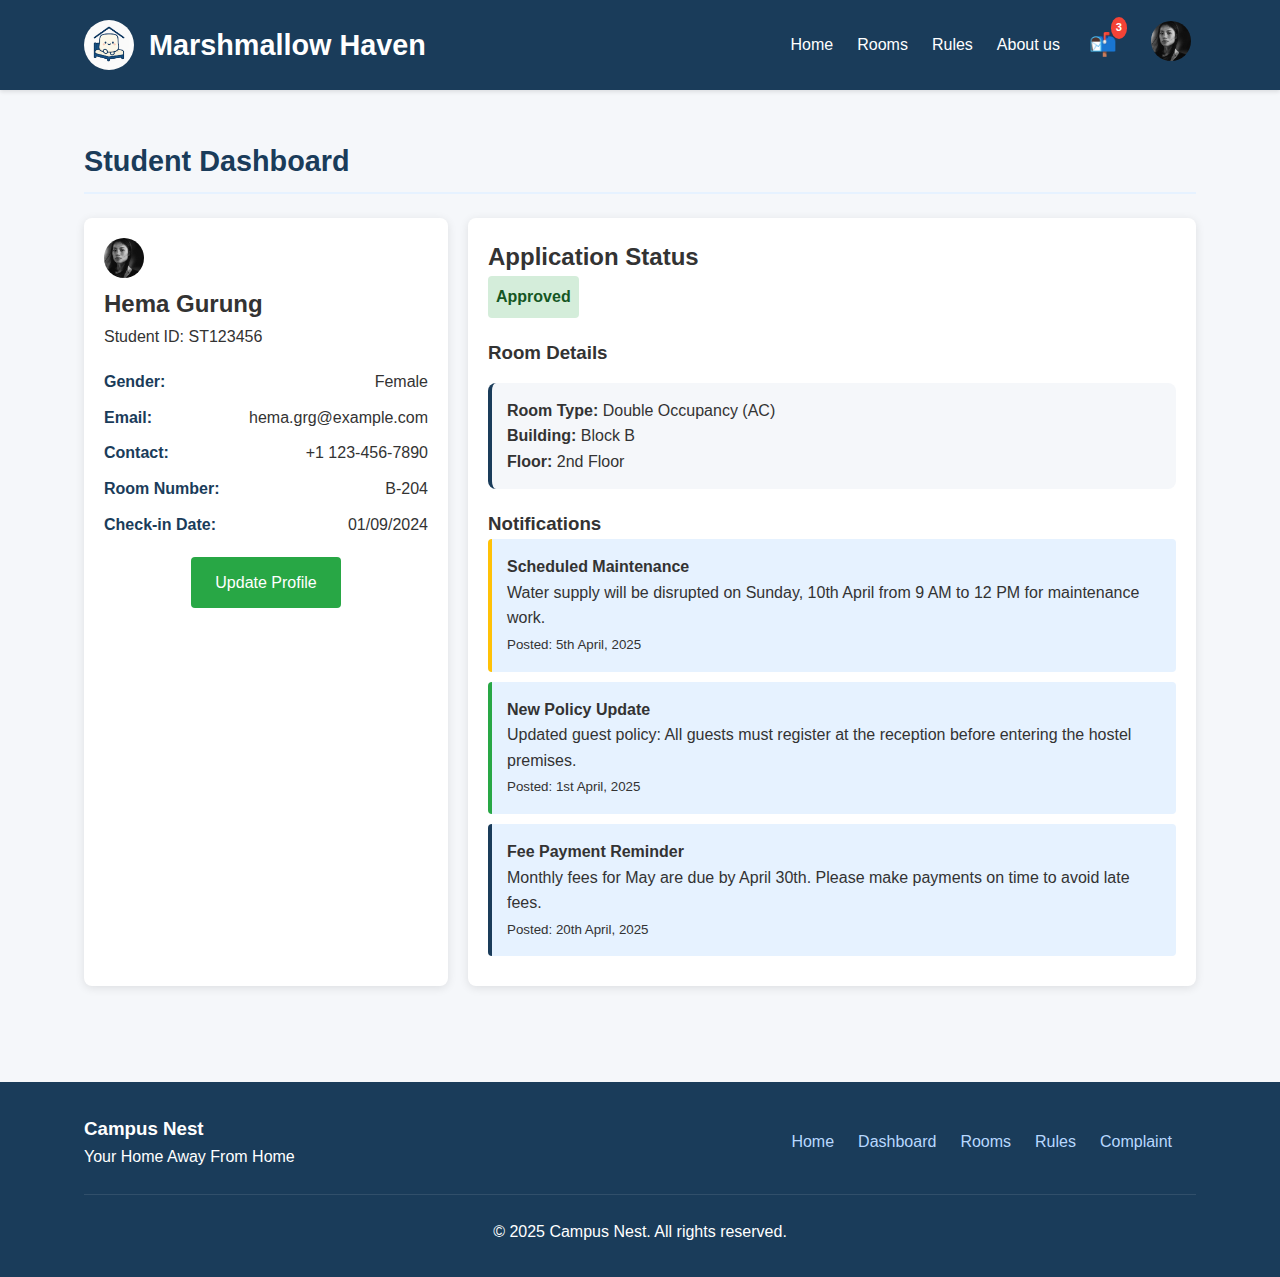
<file: student-dashboard.html>
<!DOCTYPE html>
<html lang="en">
<head>
  <meta charset="UTF-8">
  <meta name="viewport" content="width=device-width, initial-scale=1.0">
  <title>Student Dashboard - Marshmallow Haven</title>
  <link rel="stylesheet" href="styles.css">
</head>
<body>
  <!-- Header -->
  <header>
    <div class="container header-content">
      <div class="logo-container">
        <a href="index.html" class="logo"> <img src="img/logo.png" alt=""></a>
        <a href="index.html" class="logo-text">Marshmallow Haven</a>
      </div>
    
      <nav>
        <ul>
          <li><a href="index.html">Home</a></li>
          <li><a href="rooms.html">Rooms</a></li>
          <li><a href="hostel-rules.html">Rules</a></li>
          <li><a href="#">About us</a></li>
          <li class="notification-icon">
            <div class="notification-container">
              <span class="notification-count">3</span>
              <span class="icon">📬</span>
              <div class="notification-dropdown">
                <div class="notification-item">
                  <h4>Room Inspection</h4>
                  <p>Room inspection scheduled for tomorrow at 10 AM.</p>
                  <small>1 hour ago</small>
                </div>
                <div class="notification-item">
                  <h4>Fees Reminder</h4>
                  <p>Your next payment is due in 5 days.</p>
                  <small>Yesterday</small>
                </div>
                <div class="notification-item">
                  <h4>New Amenity</h4>
                  <p>New gym equipment has been installed.</p>
                  <small>2 days ago</small>
                </div>
              </div>
            </div>
          </li>
          <li class="profile-icon">
            <div class="profile-container">
              <img src="img/profile.jpg" alt="Profile" class="mini-profile-pic">
              <div class="profile-dropdown">
                <div class="profile-header">
                  <img src="img/profile.jpg" alt="Profile" class="mini-profile-pic">
                  <div>
                    <h4>Hema Gurung</h4>
                  </div>
                </div>
                <ul class="profile-menu">
                  <li><a href="student-dashboard.html">My Profile</a></li>
                  <li><a href="complaint.html">Complaint</a></li>
                  <li><a href="index.html">Logout</a></li>
                </ul>
              </div>
            </div>
          </li>
        </ul>
      </nav>
    </div>
  </header>

  <!-- Main Content -->
  <section class="main-content">
    <div class="container">
      <h1 class="section-title">Student Dashboard</h1>
      
      <div class="dashboard-container">
        <div class="profile-section">
          <img src="img/profile.jpg" alt="Profile" class="mini-profile-pic">
          <h2>Hema Gurung</h2>
          <p>Student ID: ST123456</p>
          
          <div class="profile-details">
            <p><span>Gender:</span> <span>Female</span></p>
            <p><span>Email:</span> <span>hema.grg@example.com</span></p>
            <p><span>Contact:</span> <span>+1 123-456-7890</span></p>
            <p><span>Room Number:</span> <span>B-204</span></p>
            <p><span>Check-in Date:</span> <span>01/09/2024</span></p>
          </div>
          
          <div class="profile-actions">
            <a href="#" class="btn update-profile-btn">Update Profile</a>
          </div>
        </div>
        
        <div class="status-section">
          <h2>Application Status</h2>
          <div class="status status-approved">Approved</div>
          
          <h3 style="margin-top: 20px;">Room Details</h3>
          <div class="room-preview" title="Click for more details">
            <p><strong>Room Type:</strong> Double Occupancy (AC)</p>
            <p><strong>Building:</strong> Block B</p>
            <p><strong>Floor:</strong> 2nd Floor</p>
      
          </div>
          
          <div class="notifications">
            <h3>Notifications</h3>
            
            <div class="notification notification-maintenance">
              <h4>Scheduled Maintenance</h4>
              <p>Water supply will be disrupted on Sunday, 10th April from 9 AM to 12 PM for maintenance work.</p>
              <small>Posted: 5th April, 2025</small>
            </div>
            
            <div class="notification notification-rule">
              <h4>New Policy Update</h4>
              <p>Updated guest policy: All guests must register at the reception before entering the hostel premises.</p>
              <small>Posted: 1st April, 2025</small>
            </div>
            
            <div class="notification">
              <h4>Fee Payment Reminder</h4>
              <p>Monthly fees for May are due by April 30th. Please make payments on time to avoid late fees.</p>
              <small>Posted: 20th April, 2025</small>
            </div>
          </div>
        </div>
      </div>
    </div>
  </section>
  
  <!-- Footer -->
  <footer>
    <div class="container">
      <div class="footer-content">
        <div class="footer-logo">
          <h3>Campus Nest</h3>
          <p>Your Home Away From Home</p>
        </div>
        <div class="footer-links">
          <ul>
            <li><a href="index.html">Home</a></li>
            <li><a href="student-dashboard.html">Dashboard</a></li>
            <li><a href="rooms.html">Rooms</a></li>
            <li><a href="hostel-rules.html">Rules</a></li>
            <li><a href="complaint.html">Complaint</a></li>
          </ul>
        </div>
      </div>
      <div class="copyright">
        <p>&copy; 2025 Campus Nest. All rights reserved.</p>
      </div>
    </div>
  </footer>
</body>
</html>
</file>
<file: styles.css>
* {
    margin: 0;
    padding: 0;
    box-sizing: border-box;
    font-family: 'Segoe UI', Tahoma, Geneva, Verdana, sans-serif;
  }
  
  body {
    background-color: #f5f7fa;
    color: #333;
    line-height: 1.6;
  }
  
  .container {
    width: 90%;
    max-width: 1200px;
    margin: 0 auto;
    padding: 0 20px;
  }
  
  /* Header Styles */
  header {
    background-color: #1a3c5a;
    color: white;
    padding: 1rem 0;
    box-shadow: 0 2px 4px rgba(0, 0, 0, 0.1);
  }
  
  .header-content {
    display: flex;
    justify-content: space-between;
    align-items: center;
  }
  
  .logo-container {
    display: flex;
    align-items: center;  
    gap: 15px; 
  }
  
  .logo {
    display: flex;
    align-items: center;  /* Ensures vertical centering for nested elements */
  }


  .logo img {
    height: 50px; /* Adjust size as needed */
    width: auto;
    display: block; /* Removes extra spacing below image */
    border-radius: 50%;
  }

  .logo-text {
    margin: 0;
    font-size: 1.8rem;
    font-weight: bold;
    text-decoration: none;
    color: white;
  }
  
  /* Navigation Styles */
  nav ul {
    display: flex;
    list-style: none;
    align-items: center;
  }
  
  nav ul li {
    margin-left: 1.5rem;
  }
  
  nav ul li a {
    color: white;
    text-decoration: none;
    transition: color 0.3s;
    font-weight: 500;
  }
  
  nav ul li a:hover {
    color: #b8d8ff;
  }
  
  nav ul li a.active {
    border-bottom: 2px solid #b8d8ff;
  }
  
  /* Notification and Profile Icons */
  .notification-icon,
  .profile-icon {
    position: relative;
    cursor: pointer;
  }
  
  .notification-container,
  .profile-container {
    position: relative;
    padding: 5px;
  }
  
  .icon {
    font-size: 1.4rem;
  }
  
  .notification-count {
    position: absolute;
    top: -5px;
    right: -5px;
    background-color: #f44336;
    color: white;
    border-radius: 50%;
    padding: 2px 5px;
    font-size: 0.7rem;
    font-weight: bold;
  }
  
  /* Dropdown menus */
  .notification-dropdown,
  .profile-dropdown {
    position: absolute;
    right: 0;
    top: 100%;
    background-color: white;
    border-radius: 8px;
    box-shadow: 0 4px 12px rgba(0, 0, 0, 0.15);
    width: 300px;
    z-index: 100;
    display: none;
    overflow: hidden;
  }
  
  .notification-container:hover .notification-dropdown,
  .profile-container:hover .profile-dropdown {
    display: block;
  }
  
  .notification-item {
    padding: 12px 15px;
    border-bottom: 1px solid #eee;
  }
  
  .notification-item:last-child {
    border-bottom: none;
  }
  
  .notification-item h4 {
    margin-bottom: 5px;
    color: #1a3c5a;
  }
  
  .notification-item small {
    color: #888;
    font-size: 0.8rem;
  }
  
  /* Profile dropdown */
  .profile-header {
    background-color: #f5f7fa;
    padding: 15px;
    display: flex;
    align-items: center;
    gap: 10px;
    border-bottom: 1px solid #eee;
    color: black;
  }

 
  
  .mini-profile-pic {
    width: 40px;
    height: 40px;
    border-radius: 50%;
    object-fit: cover;
  }
  
  .profile-menu {
    list-style: none;
  }
  
  .profile-menu li {
    margin: 0;
  }
  
  .profile-menu li a {
    display: block;
    padding: 10px 15px;
    color: #333;
    border-bottom: 1px solid #eee;
    transition: background-color 0.2s;
  }
  
  .profile-menu li a:hover {
    background-color: #f5f7fa;
    color: #1a3c5a;
  }
  
  .profile-menu li:last-child a {
    border-bottom: none;
  }
  
  /* Room hover details */
  .room-preview {
    position: relative;
    background-color: #f5f7fa;
    padding: 15px;
    border-radius: 8px;
    margin: 15px 0;
    border-left: 4px solid #1a3c5a;
    cursor: pointer;
    transition: transform 0.2s;
  }
  
  .room-preview:hover {
    transform: translateY(-5px);
  }
  
  .room-hover-details {
    position: absolute;
    left: 105%;
    top: 0;
    background-color: white;
    border-radius: 8px;
    box-shadow: 0 4px 12px rgba(0, 0, 0, 0.15);
    width: 250px;
    padding: 15px;
    z-index: 10;
    display: none;
  }
  
  .room-preview:hover .room-hover-details {
    display: block;
  }
  
  .room-hover-details h4 {
    color: #1a3c5a;
    margin-bottom: 10px;
    border-bottom: 1px solid #eee;
    padding-bottom: 5px;
  }
  
  .room-hover-details ul {
    list-style: disc;
    padding-left: 20px;
    margin-bottom: 15px;
  }
  
  .room-hover-details ul li {
    margin: 5px 0;
  }
  
  .btn-small {
    padding: 5px 10px;
    font-size: 0.9rem;
  }
  
  /* Hero Section */
  .hero {
    background-color: #e6f2ff;
    padding: 4rem 0;
    text-align: center;
  }
  
  .hero h1 {
    font-size: 2.5rem;
    color: #1a3c5a;
    margin-bottom: 1rem;
  }
  
  .hero p {
    font-size: 1.1rem;
    max-width: 700px;
    margin: 0 auto 1.5rem;
    color: #555;
  }
  
  .btn {
    display: inline-block;
    background-color: #1a3c5a;
    color: white;
    padding: 0.8rem 1.5rem;
    border-radius: 4px;
    text-decoration: none;
    font-weight: 500;
    transition: background-color 0.3s;
    border: none;
    cursor: pointer;
  }
  
  .btn:hover {
    background-color: #2c5a85;
  }
  
  /* Main Content Section */
  .main-content {
    padding: 3rem 0;
  }
  
  .section-title {
    font-size: 1.8rem;
    color: #1a3c5a;
    margin-bottom: 1.5rem;
    border-bottom: 2px solid #e6f2ff;
    padding-bottom: 0.5rem;
  }
  
  /* Cards */
  .card-container {
    display: grid;
    grid-template-columns: repeat(auto-fill, minmax(300px, 1fr));
    gap: 20px;
    margin: 2rem 0;
  }
  
  .card {
    background-color: white;
    border-radius: 8px;
    box-shadow: 0 2px 10px rgba(0, 0, 0, 0.1);
    overflow: hidden;
    transition: transform 0.3s;
  }
  
  .card:hover {
    transform: translateY(-5px);
  }
  
  .card-header {
    background-color: #1a3c5a;
    color: white;
    padding: 15px;
    font-weight: bold;
  }
  
  .card-body {
    padding: 20px;
  }
  
  .card-footer {
    padding: 15px;
    background-color: #f5f7fa;
    border-top: 1px solid #eee;
  }
  
  /* Dashboard */
  .dashboard-container {
    display: grid;
    grid-template-columns: 1fr 2fr;
    gap: 20px;
  }
  
  .profile-section {
    background-color: white;
    padding: 20px;
    border-radius: 8px;
    box-shadow: 0 2px 10px rgba(0, 0, 0, 0.1);
  }
  
  .profile-image {
    width: 150px;
    height: 150px;
    border-radius: 50%;
    object-fit: cover;
    margin: 0 auto 15px;
    display: block;
    border: 5px solid #e6f2ff;
  }
  
  .profile-details {
    margin-top: 20px;
  }
  
  .profile-details p {
    margin-bottom: 10px;
    display: flex;
    justify-content: space-between;
  }
  
  .profile-details p span:first-child {
    font-weight: bold;
    color: #1a3c5a;
  }
  
  /* New Profile Actions Section */
  .profile-actions {
    margin-top: 20px;
    display: flex;
    justify-content: center;
  }
  
  .update-profile-btn {
    background-color: #28a745;
  }
  
  .update-profile-btn:hover {
    background-color: #218838;
  }
  
  .status-section {
    padding: 20px;
    background-color: white;
    border-radius: 8px;
    box-shadow: 0 2px 10px rgba(0, 0, 0, 0.1);
  }
  
  .status {
    padding: 8px;
    border-radius: 4px;
    display: inline-block;
    font-weight: bold;
  }
  
  .status-approved {
    background-color: #d4edda;
    color: #155724;
  }
  
  .status-pending {
    background-color: #fff3cd;
    color: #856404;
  }
  
  .status-rejected {
    background-color: #f8d7da;
    color: #721c24;
  }
  
  .notifications {
    margin-top: 20px;
  }
  
  .notification {
    background-color: #e6f2ff;
    padding: 15px;
    margin-bottom: 10px;
    border-radius: 4px;
    border-left: 4px solid #1a3c5a;
  }
  
  .notification-maintenance {
    border-left-color: #ffc107;
  }
  
  .notification-rule {
    border-left-color: #28a745;
  }
  
  /* Room List */
  .room-filters {
    background-color: white;
    padding: 15px;
    border-radius: 8px;
    box-shadow: 0 2px 10px rgba(0, 0, 0, 0.1);
    margin-bottom: 20px;
  }
  
  .filter-group {
    margin-bottom: 15px;
  }
  
  .filter-group label {
    display: block;
    margin-bottom: 5px;
    font-weight: bold;
    color: #1a3c5a;
  }
  
  .filter-group select {
    width: 100%;
    padding: 8px;
    border: 1px solid #ddd;
    border-radius: 4px;
  }
  
  .room-list {
    display: grid;
    grid-template-columns: repeat(auto-fill, minmax(300px, 1fr));
    gap: 20px;
  }
  
  .room-card {
    background-color: white;
    border-radius: 8px;
    box-shadow: 0 2px 10px rgba(0, 0, 0, 0.1);
    overflow: hidden;
    position: relative;
  }
  
  /* Make room cards clickable */
  .clickable-card {
    cursor: pointer;
    transition: transform 0.2s, box-shadow 0.3s;
  }
  
  .clickable-card:hover {
    transform: translateY(-5px);
    box-shadow: 0 8px 20px rgba(0, 0, 0, 0.15);
  }
  
  .room-image {
    width: 100%;
    height: 180px;
    object-fit: cover;
  }
  
  .room-details {
    padding: 15px;
    position: relative;
  }
  
  .room-type {
    font-weight: bold;
    color: #1a3c5a;
    font-size: 1.2rem;
    margin-bottom: 10px;
  }
  
  .room-specs {
    display: flex;
    justify-content: space-between;
    margin-bottom: 10px;
  }
  
  .room-specs span {
    color: #555;
  }
  
  .room-facilities {
    margin-top: 10px;
  }
  
  .facility {
    display: inline-block;
    background-color: #e6f2ff;
    color: #1a3c5a;
    padding: 3px 8px;
    border-radius: 15px;
    margin-right: 5px;
    margin-bottom: 5px;
    font-size: 0.9rem;
  }
  
  .vacancy {
    display: inline-block;
    padding: 5px 10px;
    border-radius: 4px;
    font-weight: bold;
  }
  
  .vacant {
    background-color: #d4edda;
    color: #155724;
  }
  
  .full {
    background-color: #f8d7da;
    color: #721c24;
  }
  

  
  /* Rules */
  .rules-container {
    background-color: white;
    padding: 20px;
    border-radius: 8px;
    box-shadow: 0 2px 10px rgba(0, 0, 0, 0.1);
  }
  
  .rule-section {
    margin-bottom: 30px;
  }
  
  .rule-heading {
    color: #1a3c5a;
    margin-bottom: 15px;
    padding-bottom: 5px;
    border-bottom: 1px solid #e6f2ff;
  }
  
  .rule-list {
    list-style-position: inside;
    padding-left: 20px;
  }
  
  .rule-list li {
    margin-bottom: 10px;
  }
  
  /* Forms */
  .form-container {
    background-color: white;
    padding: 30px;
    border-radius: 8px;
    box-shadow: 0 2px 10px rgba(0, 0, 0, 0.1);
  }
  
  .form-group {
    margin-bottom: 20px;
  }
  
  .form-group label {
    display: block;
    margin-bottom: 8px;
    font-weight: 500;
    color: #333;
  }
  
  .form-control {
    width: 100%;
    padding: 10px;
    border: 1px solid #ddd;
    border-radius: 4px;
    font-size: 1rem;
  }
  
  .form-control:focus {
    outline: none;
    border-color: #1a3c5a;
    box-shadow: 0 0 0 2px rgba(26, 60, 90, 0.2);
  }
  
  .form-row {
    display: flex;
    gap: 20px;
  }
  
  .form-row .form-group {
    flex: 1;
  }
  
  .form-actions {
    display: flex;
    justify-content: space-between;
    margin-top: 20px;
  }
  
  /* Footer */
  footer {
    background-color: #1a3c5a;
    color: white;
    padding: 2rem 0;
    margin-top: 3rem;
  }
  
  .footer-content {
    display: flex;
    justify-content: space-between;
    align-items: center;
  }
  
  .footer-links ul {
    display: flex;
    list-style: none;
  }
  
  .footer-links ul li {
    margin-right: 1.5rem;
  }
  
  .footer-links ul li a {
    color: #b8d8ff;
    text-decoration: none;
    transition: color 0.3s;
  }
  
  .footer-links ul li a:hover {
    color: white;
  }
  
  .copyright {
    text-align: center;
    margin-top: 1.5rem;
    padding-top: 1.5rem;
    border-top: 1px solid rgba(255, 255, 255, 0.1);
  }
  
  /* Responsive Design */
  @media (max-width: 768px) {
    .header-content {
      flex-direction: column;
    }
  
    nav ul {
      margin-top: 1rem;
      width: 100%;
      justify-content: center;
      flex-wrap: wrap;
    }
  
    nav ul li {
      margin-left: 0.75rem;
      margin-right: 0.75rem;
      margin-bottom: 0.5rem;
    }
  
    .dashboard-container {
      grid-template-columns: 1fr;
    }
  
    .form-row {
      flex-direction: column;
      gap: 0;
    }
  
    .footer-content {
      flex-direction: column;
      text-align: center;
    }
  
    .footer-links ul {
      justify-content: center;
      margin-top: 1rem;
      flex-wrap: wrap;
    }
  
    .card-container {
      grid-template-columns: 1fr;
    }
  
  
  
    .notification-dropdown,
    .profile-dropdown {
      width: 280px;
      right: -100px;
    }
  }
  @media (min-width: 1366px) {
    /* Styles for big screens like 15.6 inch laptops and larger */
    body {
      font-size: 1.1rem;
    }
  
    .container {
      max-width: 1400px;
    }
  
    .card-container {
      grid-template-columns: repeat(auto-fill, minmax(400px, 1fr));
    }
  
    /* Add other styles you want for large screens here */
  }
  


  

  
  @media (min-width: 1366px) {
    .room-list {
      grid-template-columns: repeat(3, 1fr); /* 3 columns on large screens */
    }
  
    .room-card {
      height: 500px; /* or whatever "larger" means for you */
      font-size: 1.1rem;
    }
  
    .room-image {
      height: 200px;
      object-fit: cover;
      width: 100%;
    }
  
    .room-details {
      padding: 15px;
    }
  }
</file>
